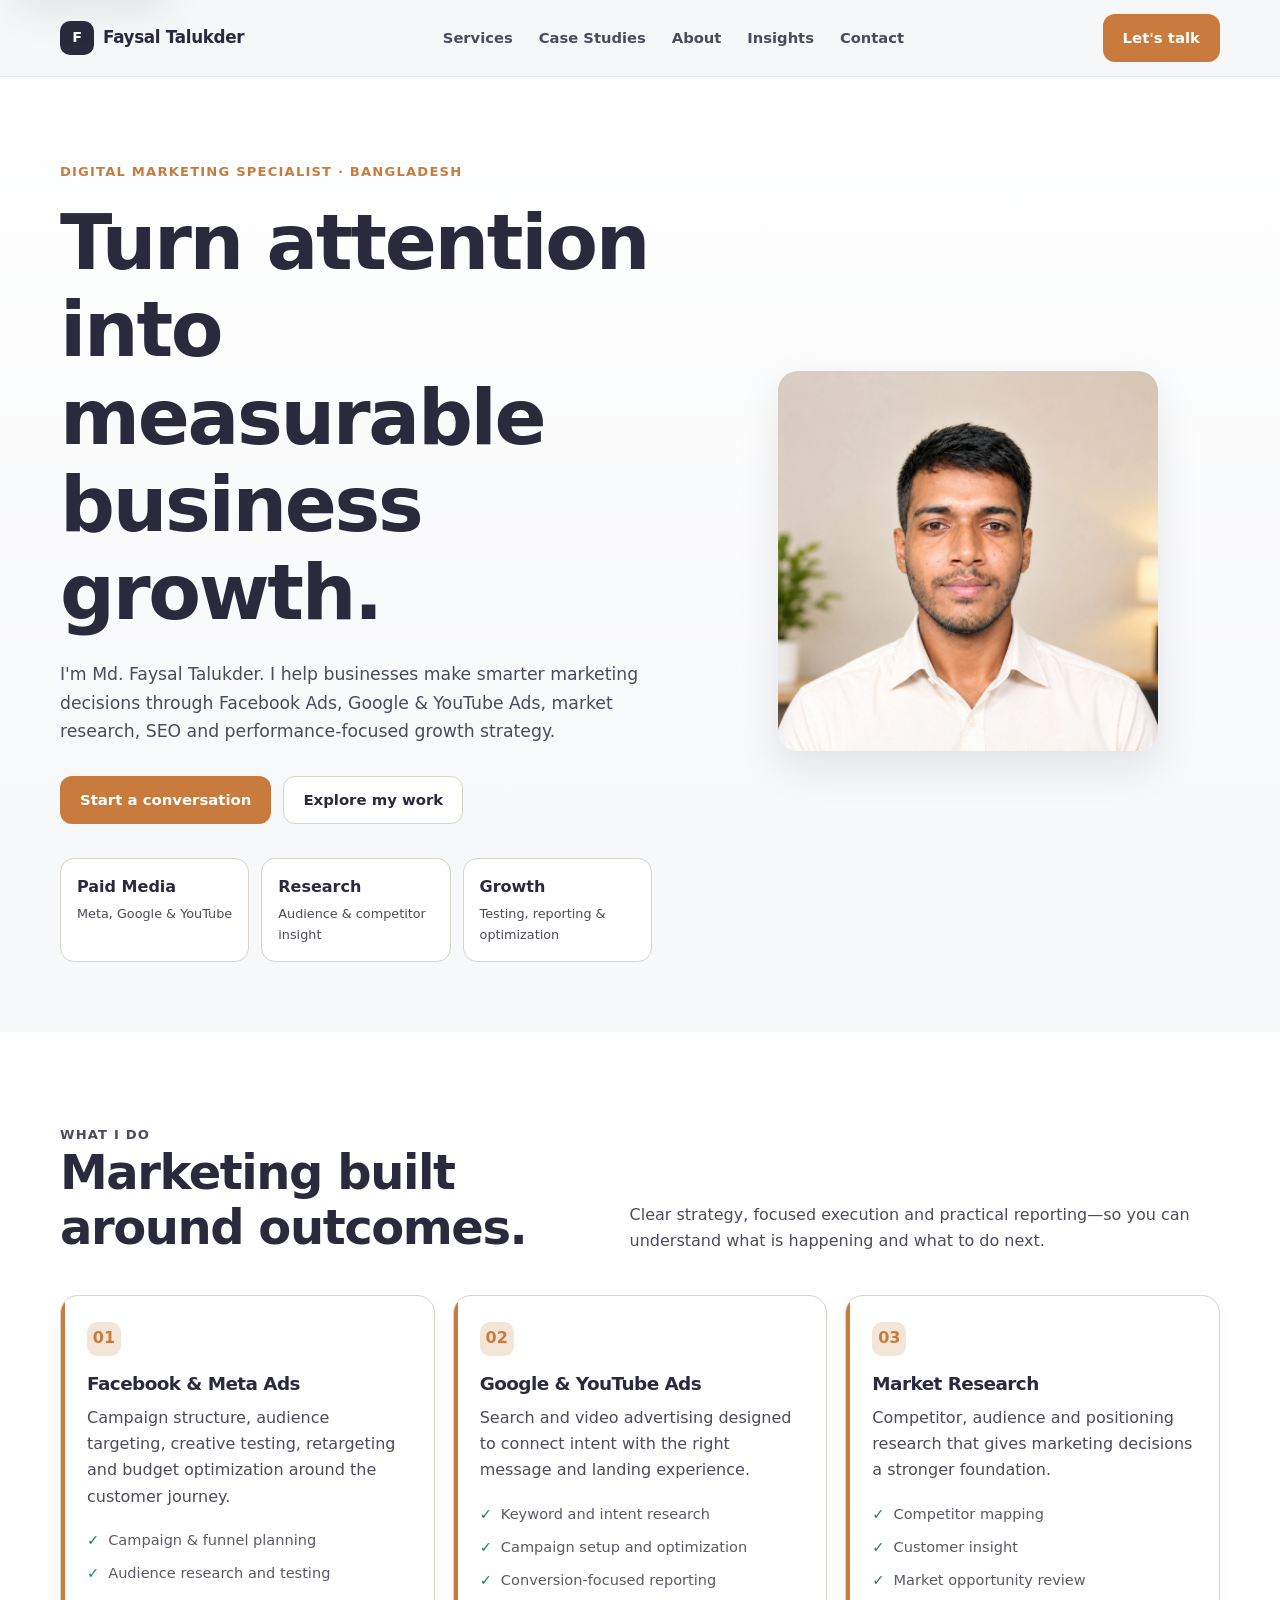
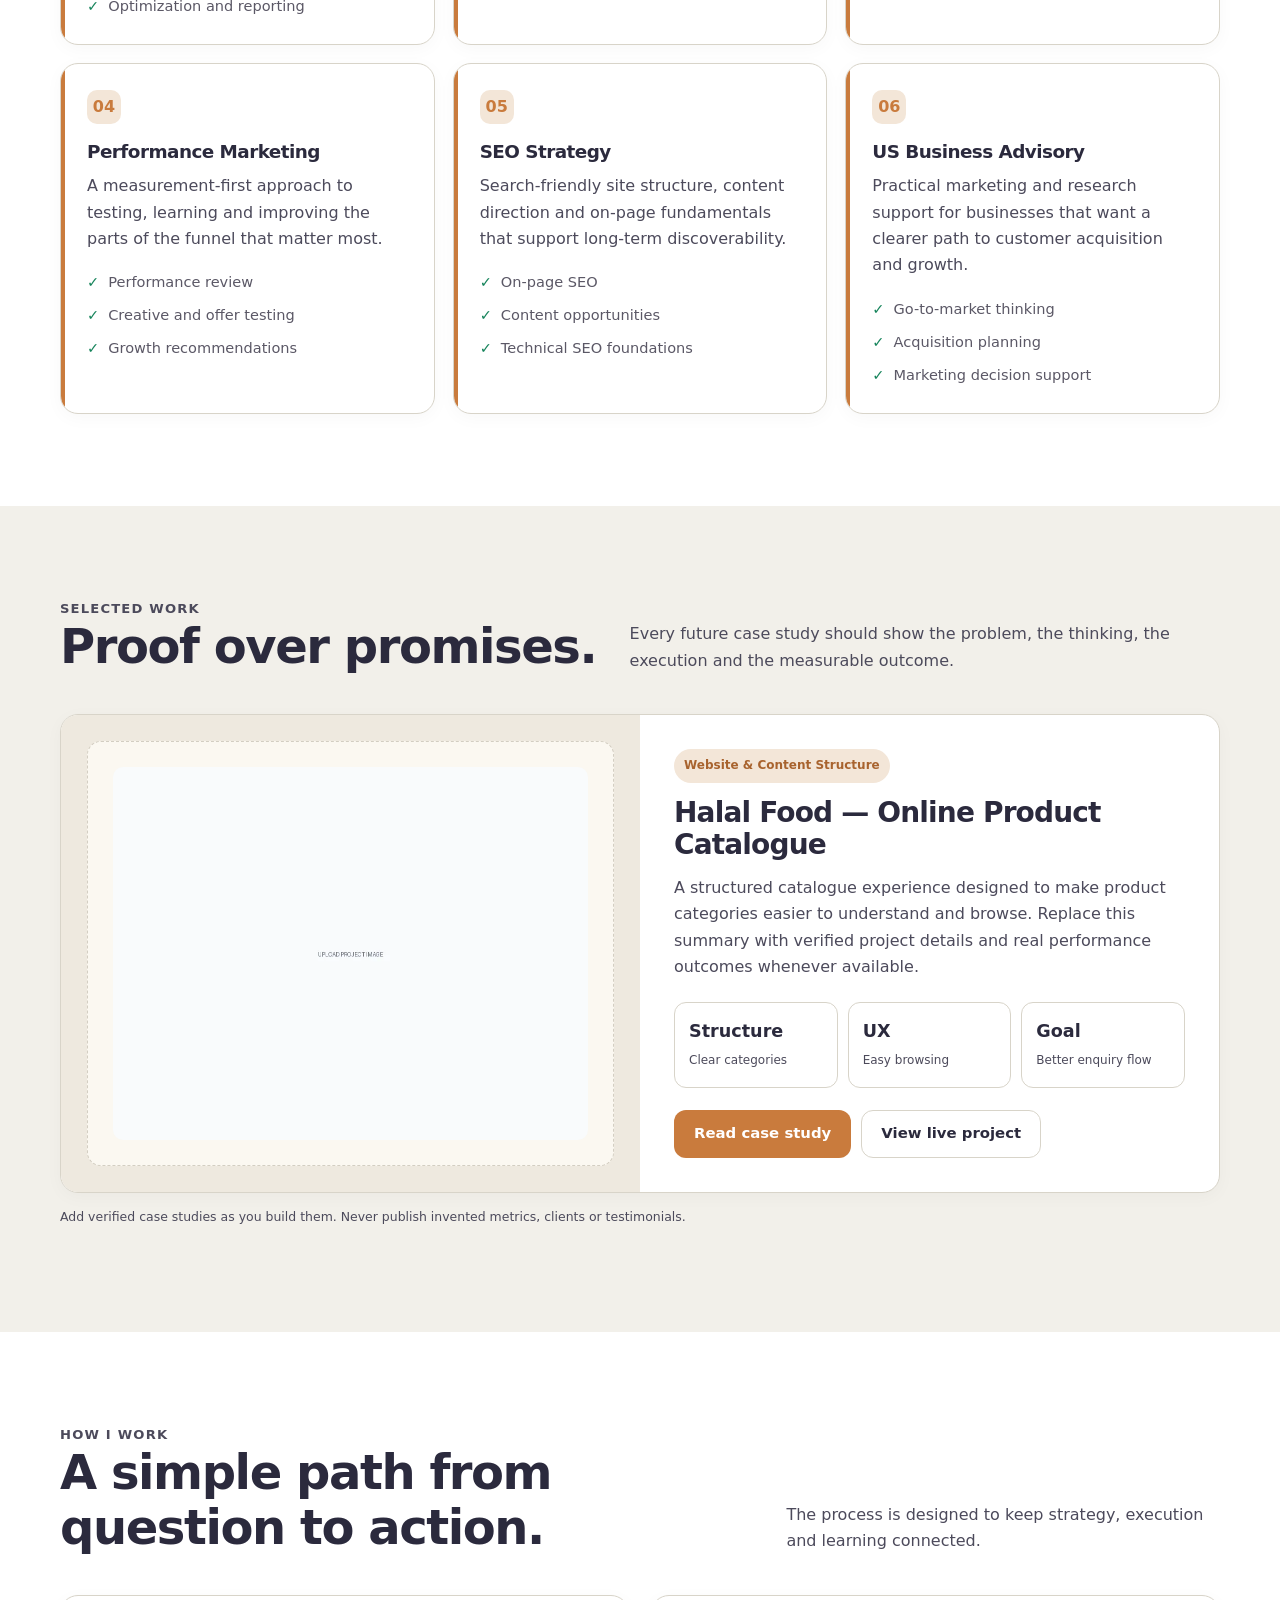
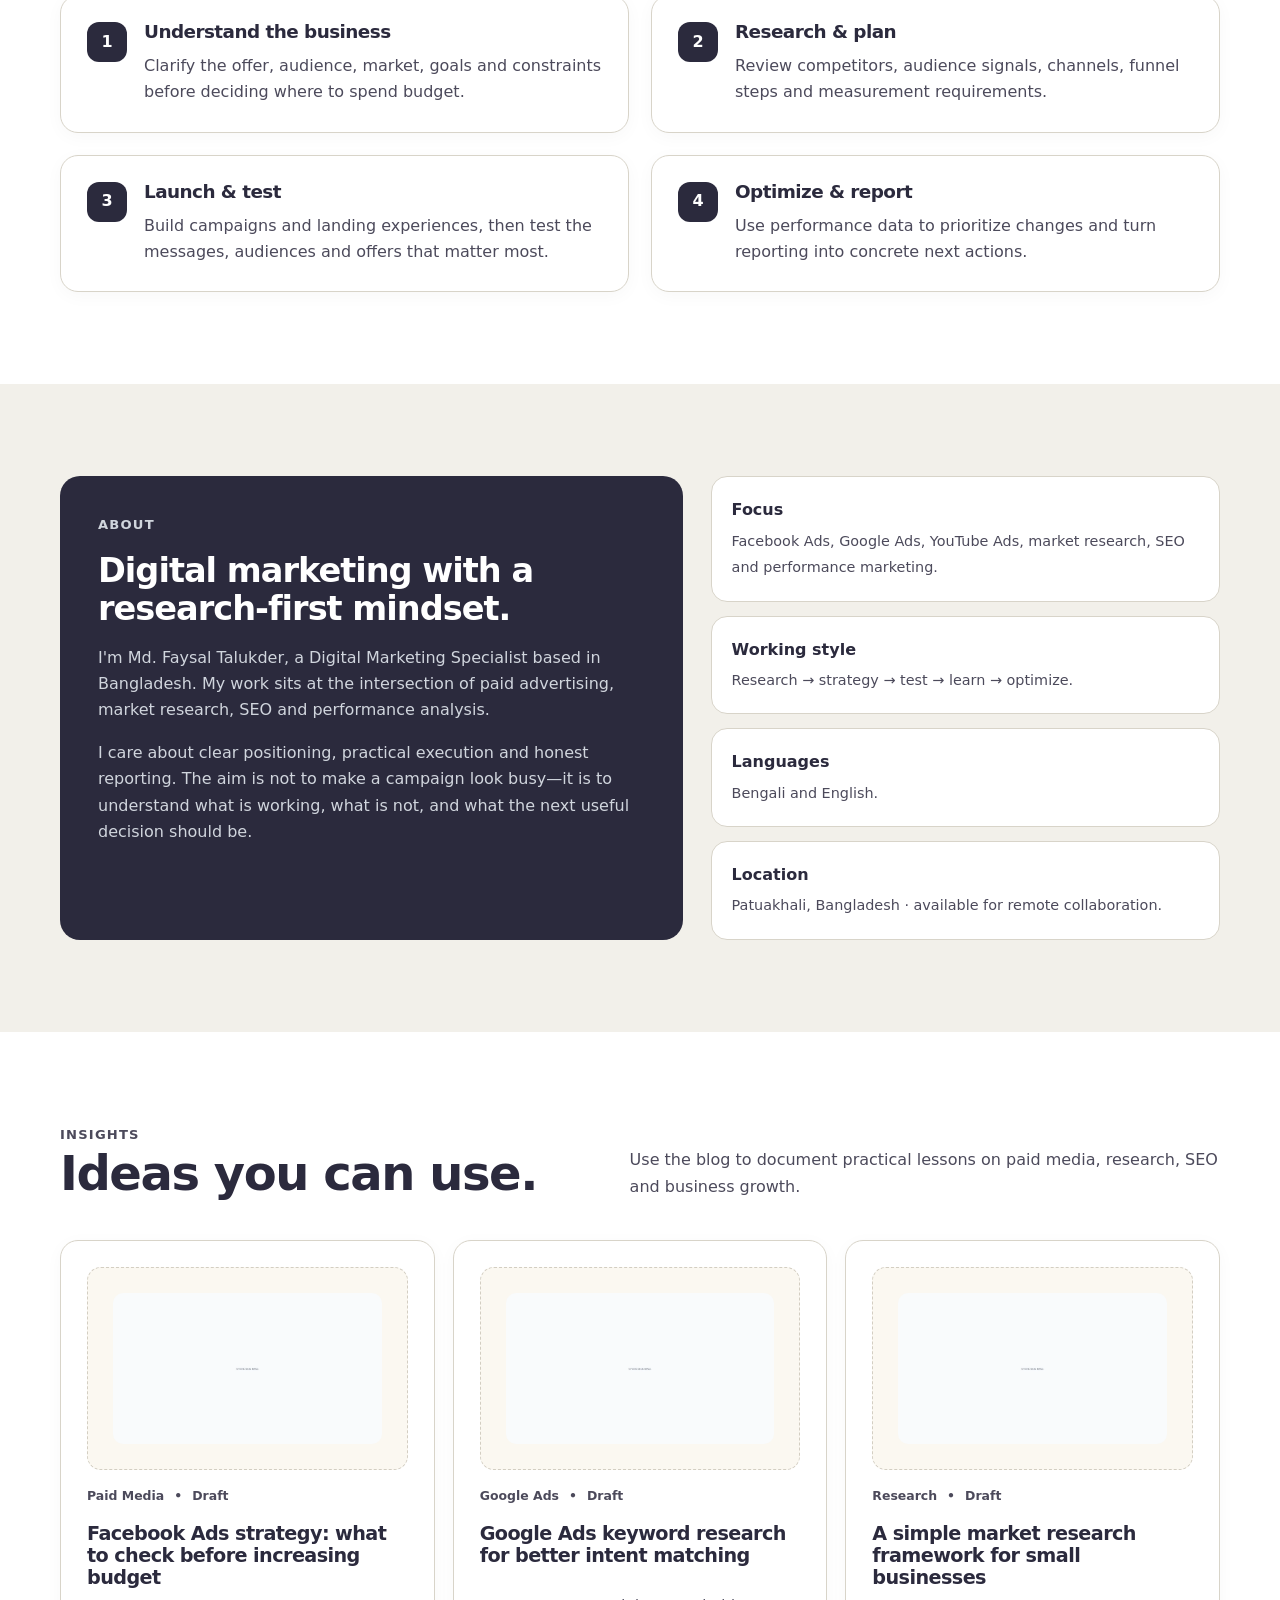
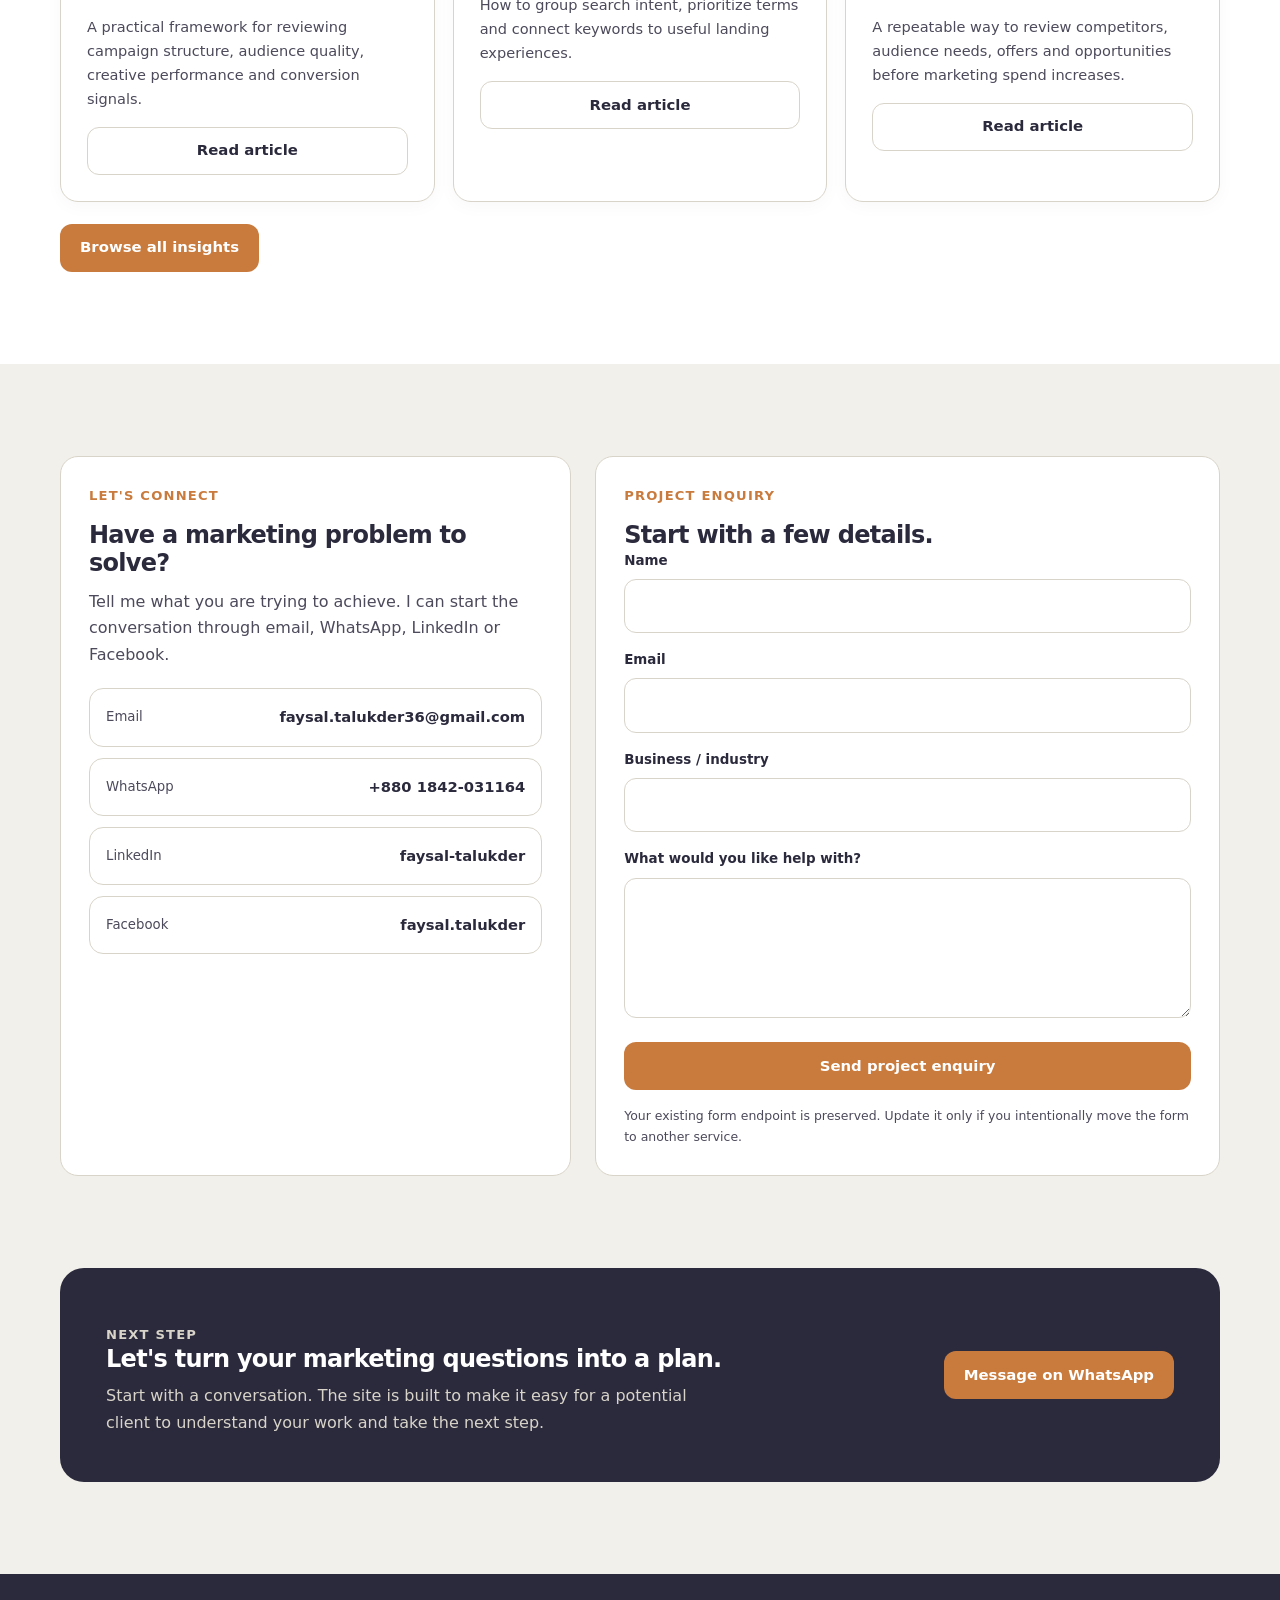
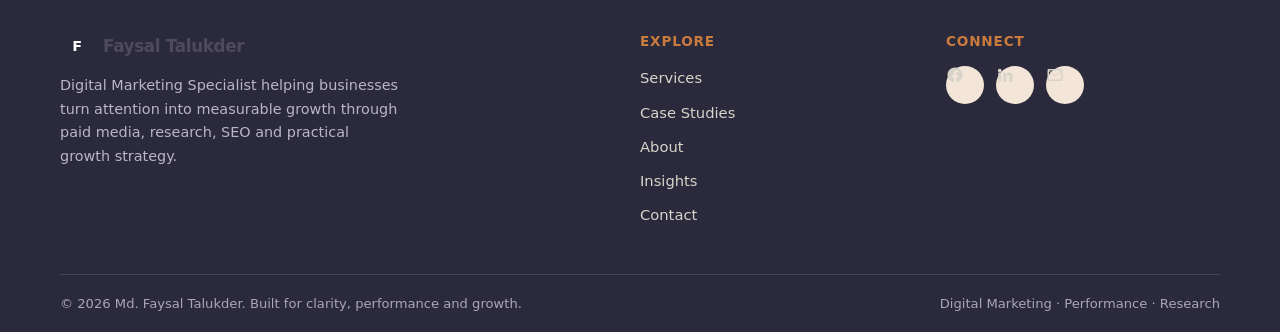
<file: index.html>
<!doctype html>
<html lang="en">
<head>
<meta charset="utf-8">
<meta name="viewport" content="width=device-width, initial-scale=1">
<meta name="description" content="Md. Faysal Talukder is a Digital Marketing Specialist focused on Facebook Ads, Google and YouTube Ads, market research, SEO and performance marketing.">
<meta name="robots" content="index,follow">
<meta property="og:type" content="website">
<meta property="og:title" content="Md. Faysal Talukder | Digital Marketing Specialist">
<meta property="og:description" content="Md. Faysal Talukder is a Digital Marketing Specialist focused on Facebook Ads, Google and YouTube Ads, market research, SEO and performance marketing.">
<meta property="og:image" content="assets/images/personal/social-share-placeholder.svg">
<meta name="twitter:card" content="summary_large_image">
<link rel="canonical" href="https://YOUR-DOMAIN.com/">
<title>Md. Faysal Talukder | Digital Marketing Specialist</title>
<link rel="icon" href="assets/icons/favicon.svg" type="image/svg+xml">
<link rel="stylesheet" href="style.css">

<script type="application/ld+json">
{"@context":"https://schema.org","@type":"Person","name":"Md. Faysal Talukder","jobTitle":"Digital Marketing Specialist","address":{"@type":"PostalAddress","addressLocality":"Patuakhali","addressCountry":"BD"},"sameAs":["https://www.linkedin.com/in/faysaldigital/","https://www.facebook.com/faysaldigital.me/directory_links"],"url":"https://YOUR-DOMAIN.com/"}
</script>
<style>.accent-eyebrow{color:var(--brand)!important}</style>
</head>
<body>
<a class="skip-link" href="#main-content">Skip to content</a>

<header class="site-header">
  <div class="container header-inner">
    <a class="brand" href="index.html" aria-label="Md. Faysal Talukder home"><span class="brand-mark">F</span><span>Faysal Talukder</span></a>
    <nav class="nav" aria-label="Primary navigation">
      <a href="index.html#services">Services</a>
      <a href="index.html#work">Case Studies</a>
      <a href="index.html#about">About</a>
      <a href="blog/index.html">Insights</a>
      <a href="index.html#contact">Contact</a>
    </nav>
    <div class="header-actions"><a class="btn btn-primary desktop-cta" href="https://wa.me/8801842031164" target="_blank" rel="noopener noreferrer">Let's talk</a><button class="menu-button" type="button" aria-expanded="false" aria-controls="mobile-nav" data-menu-button aria-label="Open navigation menu"></button></div>
  </div>
  <nav id="mobile-nav" class="mobile-nav" aria-label="Mobile navigation" data-mobile-nav>
    <a href="index.html#services">Services</a><a href="index.html#work">Case Studies</a><a href="index.html#about">About</a><a href="blog/index.html">Insights</a><a href="index.html#contact">Contact</a>
  </nav>
</header>

<main id="main-content">
<section class="hero">
  <div class="container hero-grid">
    <div>
      <p class="eyebrow">Digital Marketing Specialist · Bangladesh</p>
      <h1>Turn attention into measurable business growth.</h1>
      <p class="hero-lead">I'm Md. Faysal Talukder. I help businesses make smarter marketing decisions through Facebook Ads, Google &amp; YouTube Ads, market research, SEO and performance-focused growth strategy.</p>
      <div class="hero-actions">
        <a class="btn btn-primary" href="#contact">Start a conversation</a>
        <a class="btn btn-secondary" href="#work">Explore my work</a>
      </div>
      <div class="proof-row" aria-label="Core capabilities">
        <div class="proof"><strong>Paid Media</strong><span>Meta, Google &amp; YouTube</span></div>
        <div class="proof"><strong>Research</strong><span>Audience &amp; competitor insight</span></div>
        <div class="proof"><strong>Growth</strong><span>Testing, reporting &amp; optimization</span></div>
      </div>
    </div>
    <div class="hero-visual" aria-label="Profile image area">
      <div class="profile-shell">
        <div class="profile-placeholder">
          <img src="assets/images/personal/profile-photo.webp" alt="Md. Faysal Talukder, Digital Marketing Specialist" onerror="this.onerror=null;this.src='assets/images/personal/profile-photo-placeholder.svg'">
        </div>
      </div>
    </div>
  </div>
</section>

<section class="section section-alt" id="services">
  <div class="container">
    <div class="section-heading"><div><p class="eyebrow">What I do</p><h2>Marketing built around outcomes.</h2></div><p>Clear strategy, focused execution and practical reporting—so you can understand what is happening and what to do next.</p></div>
    <div class="grid-3">
      <article class="card service-card"><div class="service-meta"><span class="service-number">01</span></div><h3>Facebook &amp; Meta Ads</h3><p>Campaign structure, audience targeting, creative testing, retargeting and budget optimization around the customer journey.</p><ul class="feature-list"><li>Campaign &amp; funnel planning</li><li>Audience research and testing</li><li>Optimization and reporting</li></ul></article>
      <article class="card service-card"><div class="service-meta"><span class="service-number">02</span></div><h3>Google &amp; YouTube Ads</h3><p>Search and video advertising designed to connect intent with the right message and landing experience.</p><ul class="feature-list"><li>Keyword and intent research</li><li>Campaign setup and optimization</li><li>Conversion-focused reporting</li></ul></article>
      <article class="card service-card"><div class="service-meta"><span class="service-number">03</span></div><h3>Market Research</h3><p>Competitor, audience and positioning research that gives marketing decisions a stronger foundation.</p><ul class="feature-list"><li>Competitor mapping</li><li>Customer insight</li><li>Market opportunity review</li></ul></article>
      <article class="card service-card"><div class="service-meta"><span class="service-number">04</span></div><h3>Performance Marketing</h3><p>A measurement-first approach to testing, learning and improving the parts of the funnel that matter most.</p><ul class="feature-list"><li>Performance review</li><li>Creative and offer testing</li><li>Growth recommendations</li></ul></article>
      <article class="card service-card"><div class="service-meta"><span class="service-number">05</span></div><h3>SEO Strategy</h3><p>Search-friendly site structure, content direction and on-page fundamentals that support long-term discoverability.</p><ul class="feature-list"><li>On-page SEO</li><li>Content opportunities</li><li>Technical SEO foundations</li></ul></article>
      <article class="card service-card"><div class="service-meta"><span class="service-number">06</span></div><h3>US Business Advisory</h3><p>Practical marketing and research support for businesses that want a clearer path to customer acquisition and growth.</p><ul class="feature-list"><li>Go-to-market thinking</li><li>Acquisition planning</li><li>Marketing decision support</li></ul></article>
    </div>
  </div>
</section>

<section class="section" id="work">
  <div class="container">
    <div class="section-heading"><div><p class="eyebrow">Selected work</p><h2>Proof over promises.</h2></div><p>Every future case study should show the problem, the thinking, the execution and the measurable outcome.</p></div>
    <article class="card case-card">
      <div class="case-media"><div class="image-slot"><img src="assets/images/projects/halal-food.webp" alt="Halal Food project screenshot" onerror="this.onerror=null;this.src='assets/images/projects/project-image-placeholder.svg'"></div></div>
      <div class="case-copy">
        <span class="badge">Website &amp; Content Structure</span>
        <h3 style="margin-top:14px;font-size:1.75rem">Halal Food — Online Product Catalogue</h3>
        <p style="margin-top:14px;color:var(--muted)">A structured catalogue experience designed to make product categories easier to understand and browse. Replace this summary with verified project details and real performance outcomes whenever available.</p>
        <div class="metrics"><div class="metric"><strong>Structure</strong><span>Clear categories</span></div><div class="metric"><strong>UX</strong><span>Easy browsing</span></div><div class="metric"><strong>Goal</strong><span>Better enquiry flow</span></div></div>
        <div style="display:flex;flex-wrap:wrap;gap:10px"><a class="btn btn-primary" href="case-studies/halal-food.html">Read case study</a><a class="btn btn-secondary" href="https://faysaltalukder36-arch.github.io/halal-food/" target="_blank" rel="noopener noreferrer">View live project</a></div>
      </div>
    </article>
    <p class="small-note" style="margin-top:14px">Add verified case studies as you build them. Never publish invented metrics, clients or testimonials.</p>
  </div>
</section>

<section class="section section-alt">
  <div class="container">
    <div class="section-heading"><div><p class="eyebrow">How I work</p><h2>A simple path from question to action.</h2></div><p>The process is designed to keep strategy, execution and learning connected.</p></div>
    <div class="grid-2 process">
      <article class="card process-card"><div><h3>Understand the business</h3><p>Clarify the offer, audience, market, goals and constraints before deciding where to spend budget.</p></div></article>
      <article class="card process-card"><div><h3>Research &amp; plan</h3><p>Review competitors, audience signals, channels, funnel steps and measurement requirements.</p></div></article>
      <article class="card process-card"><div><h3>Launch &amp; test</h3><p>Build campaigns and landing experiences, then test the messages, audiences and offers that matter most.</p></div></article>
      <article class="card process-card"><div><h3>Optimize &amp; report</h3><p>Use performance data to prioritize changes and turn reporting into concrete next actions.</p></div></article>
    </div>
  </div>
</section>

<section class="section" id="about">
  <div class="container about-panel">
    <div class="about-copy">
      <p class="eyebrow" class="eyebrow accent-eyebrow">About</p>
      <h2>Digital marketing with a research-first mindset.</h2>
      <p>I'm Md. Faysal Talukder, a Digital Marketing Specialist based in Bangladesh. My work sits at the intersection of paid advertising, market research, SEO and performance analysis.</p>
      <p>I care about clear positioning, practical execution and honest reporting. The aim is not to make a campaign look busy—it is to understand what is working, what is not, and what the next useful decision should be.</p>
    </div>
    <div class="about-side">
      <div class="info-item"><strong>Focus</strong><span>Facebook Ads, Google Ads, YouTube Ads, market research, SEO and performance marketing.</span></div>
      <div class="info-item"><strong>Working style</strong><span>Research → strategy → test → learn → optimize.</span></div>
      <div class="info-item"><strong>Languages</strong><span>Bengali and English.</span></div>
      <div class="info-item"><strong>Location</strong><span>Patuakhali, Bangladesh · available for remote collaboration.</span></div>
    </div>
  </div>
</section>

<section class="section section-alt" id="insights">
  <div class="container">
    <div class="section-heading"><div><p class="eyebrow">Insights</p><h2>Ideas you can use.</h2></div><p>Use the blog to document practical lessons on paid media, research, SEO and business growth.</p></div>
    <div class="grid-3">
      <article class="card blog-card"><div class="blog-media"><div class="image-slot"><img src="assets/images/blog/facebook-ads-strategy.webp" alt="Facebook Ads strategy article cover" onerror="this.onerror=null;this.src='assets/images/blog/facebook-ads-strategy-image-placeholder.svg'"></div></div><div class="blog-meta"><span>Paid Media</span><span>•</span><span>Draft</span></div><h3>Facebook Ads strategy: what to check before increasing budget</h3><p>A practical framework for reviewing campaign structure, audience quality, creative performance and conversion signals.</p><a class="btn btn-secondary" href="blog/facebook-ads-strategy.html">Read article</a></article>
      <article class="card blog-card"><div class="blog-media"><div class="image-slot"><img src="assets/images/blog/google-ads-keyword-research.webp" alt="Google Ads keyword research article cover" onerror="this.onerror=null;this.src='assets/images/blog/google-ads-keyword-research-image-placeholder.svg'"></div></div><div class="blog-meta"><span>Google Ads</span><span>•</span><span>Draft</span></div><h3>Google Ads keyword research for better intent matching</h3><p>How to group search intent, prioritize terms and connect keywords to useful landing experiences.</p><a class="btn btn-secondary" href="blog/google-ads-keyword-research.html">Read article</a></article>
      <article class="card blog-card"><div class="blog-media"><div class="image-slot"><img src="assets/images/blog/market-research-framework.webp" alt="Market research framework article cover" onerror="this.onerror=null;this.src='assets/images/blog/market-research-framework-image-placeholder.svg'"></div></div><div class="blog-meta"><span>Research</span><span>•</span><span>Draft</span></div><h3>A simple market research framework for small businesses</h3><p>A repeatable way to review competitors, audience needs, offers and opportunities before marketing spend increases.</p><a class="btn btn-secondary" href="blog/market-research-framework.html">Read article</a></article>
    </div>
    <div style="margin-top:22px"><a class="btn btn-primary" href="blog/index.html">Browse all insights</a></div>
  </div>
</section>

<section class="section" id="contact">
  <div class="container contact-grid">
    <div class="contact-panel">
      <p class="eyebrow">Let's connect</p><h2>Have a marketing problem to solve?</h2>
      <p style="color:var(--muted);margin-top:12px">Tell me what you are trying to achieve. I can start the conversation through email, WhatsApp, LinkedIn or Facebook.</p>
      <div class="contact-links">
        <a class="contact-link" href="mailto:faysal.talukder36@gmail.com"><span><svg viewBox="0 0 24 24" aria-hidden="true"><path fill="currentColor" d="M2 5.5A1.5 1.5 0 0 1 3.5 4h17A1.5 1.5 0 0 1 22 5.5v13a1.5 1.5 0 0 1-1.5 1.5h-17A1.5 1.5 0 0 1 2 18.5v-13zm2.2.5 7.8 6.2 7.8-6.2H4.2zM20 7.3l-7.4 5.9a1 1 0 0 1-1.2 0L4 7.3V18h16V7.3z"/></svg>Email</span><strong>faysal.talukder36@gmail.com</strong></a>
        <a class="contact-link" href="https://wa.me/8801842031164" target="_blank" rel="noopener noreferrer"><span>WhatsApp</span><strong>+880 1842-031164</strong></a>
        <a class="contact-link" href="https://www.linkedin.com/in/faysaldigital/" target="_blank" rel="noopener noreferrer"><span><svg viewBox="0 0 24 24" aria-hidden="true"><path fill="currentColor" d="M4.98 3.5a2.5 2.5 0 1 1 0 5.001 2.5 2.5 0 0 1 0-5.001zM3 9h4v12H3V9zm7 0h3.6v1.6h.05c.5-.95 1.75-1.95 3.6-1.95 3.85 0 4.75 2.4 4.75 5.55V21h-4v-6c0-1.45-.03-3.3-2-3.3-2 0-2.3 1.55-2.3 3.2V21h-4V9z"/></svg>LinkedIn</span><strong>faysal-talukder</strong></a>
        <a class="contact-link" href="https://www.facebook.com/faysaldigital.me/directory_links" target="_blank" rel="noopener noreferrer"><span><svg viewBox="0 0 24 24" aria-hidden="true"><path fill="currentColor" d="M22 12.06C22 6.5 17.52 2 12 2S2 6.5 2 12.06c0 5.02 3.66 9.19 8.44 9.94v-7.03H7.9v-2.91h2.54V9.85c0-2.5 1.49-3.89 3.77-3.89 1.09 0 2.23.2 2.23.2v2.46h-1.26c-1.24 0-1.63.77-1.63 1.56v1.88h2.78l-.44 2.91h-2.34V22c4.78-.75 8.44-4.92 8.44-9.94z"/></svg>Facebook</span><strong>faysal.talukder</strong></a>
      </div>
    </div>
    <div class="contact-panel">
      <p class="eyebrow">Project enquiry</p><h2>Start with a few details.</h2>
      <form class="form" action="https://formspree.io/f/xyeydlrj" method="POST">
        <div class="field"><label for="name">Name</label><input id="name" name="name" required autocomplete="name"></div>
        <div class="field"><label for="email">Email</label><input id="email" name="email" type="email" required autocomplete="email"></div>
        <div class="field"><label for="business">Business / industry</label><input id="business" name="business" autocomplete="organization"></div>
        <div class="field"><label for="goal">What would you like help with?</label><textarea id="goal" name="message" required></textarea></div>
        <input type="hidden" name="_subject" value="New project enquiry — Faysal Digital portfolio">
        <button class="btn btn-primary" type="submit">Send project enquiry</button>
        <p class="form-note">Your existing form endpoint is preserved. Update it only if you intentionally move the form to another service.</p>
      </form>
    </div>
  </div>
</section>

<section class="section" style="padding-top:0">
  <div class="container">
    <div class="cta"><div class="cta-inner"><div><p class="eyebrow" class="eyebrow accent-eyebrow">Next step</p><h2>Let's turn your marketing questions into a plan.</h2><p>Start with a conversation. The site is built to make it easy for a potential client to understand your work and take the next step.</p></div><a class="btn btn-primary" href="https://wa.me/8801842031164" target="_blank" rel="noopener noreferrer">Message on WhatsApp</a></div></div>
  </div>
</section>
</main>

<footer class="footer">
  <div class="container footer-inner">
    <div class="footer-col footer-brand">
      <div class="brand"><span class="brand-mark">F</span><span>Faysal Talukder</span></div>
      <p>Digital Marketing Specialist helping businesses turn attention into measurable growth through paid media, research, SEO and practical growth strategy.</p>
    </div>
    <div class="footer-col">
      <h4>Explore</h4>
      <a href="#services">Services</a>
      <a href="#work">Case Studies</a>
      <a href="#about">About</a>
      <a href="blog/index.html">Insights</a>
      <a href="#contact">Contact</a>
    </div>
    <div class="footer-col">
      <h4>Connect</h4>
      <div class="footer-social">
        <a href="https://www.facebook.com/faysaldigital.me/directory_links" target="_blank" rel="noopener noreferrer" aria-label="Facebook"><svg viewBox="0 0 24 24" aria-hidden="true"><path fill="currentColor" d="M22 12.06C22 6.5 17.52 2 12 2S2 6.5 2 12.06c0 5.02 3.66 9.19 8.44 9.94v-7.03H7.9v-2.91h2.54V9.85c0-2.5 1.49-3.89 3.77-3.89 1.09 0 2.23.2 2.23.2v2.46h-1.26c-1.24 0-1.63.77-1.63 1.56v1.88h2.78l-.44 2.91h-2.34V22c4.78-.75 8.44-4.92 8.44-9.94z"/></svg></a>
        <a href="https://www.linkedin.com/in/faysaldigital/" target="_blank" rel="noopener noreferrer" aria-label="LinkedIn"><svg viewBox="0 0 24 24" aria-hidden="true"><path fill="currentColor" d="M4.98 3.5a2.5 2.5 0 1 1 0 5.001 2.5 2.5 0 0 1 0-5.001zM3 9h4v12H3V9zm7 0h3.6v1.6h.05c.5-.95 1.75-1.95 3.6-1.95 3.85 0 4.75 2.4 4.75 5.55V21h-4v-6c0-1.45-.03-3.3-2-3.3-2 0-2.3 1.55-2.3 3.2V21h-4V9z"/></svg></a>
        <a href="mailto:faysal.talukder36@gmail.com" aria-label="Email"><svg viewBox="0 0 24 24" aria-hidden="true"><path fill="currentColor" d="M2 5.5A1.5 1.5 0 0 1 3.5 4h17A1.5 1.5 0 0 1 22 5.5v13a1.5 1.5 0 0 1-1.5 1.5h-17A1.5 1.5 0 0 1 2 18.5v-13zm2.2.5 7.8 6.2 7.8-6.2H4.2zM20 7.3l-7.4 5.9a1 1 0 0 1-1.2 0L4 7.3V18h16V7.3z"/></svg></a>
      </div>
    </div>
  </div>
  <div class="container footer-bottom">
    <span>© <span data-year>2026</span> Md. Faysal Talukder. Built for clarity, performance and growth.</span>
    <span class="footer-muted">Digital Marketing · Performance · Research</span>
  </div>
</footer>
<script src="script.js" defer></script>

</body>
</html>
</file>
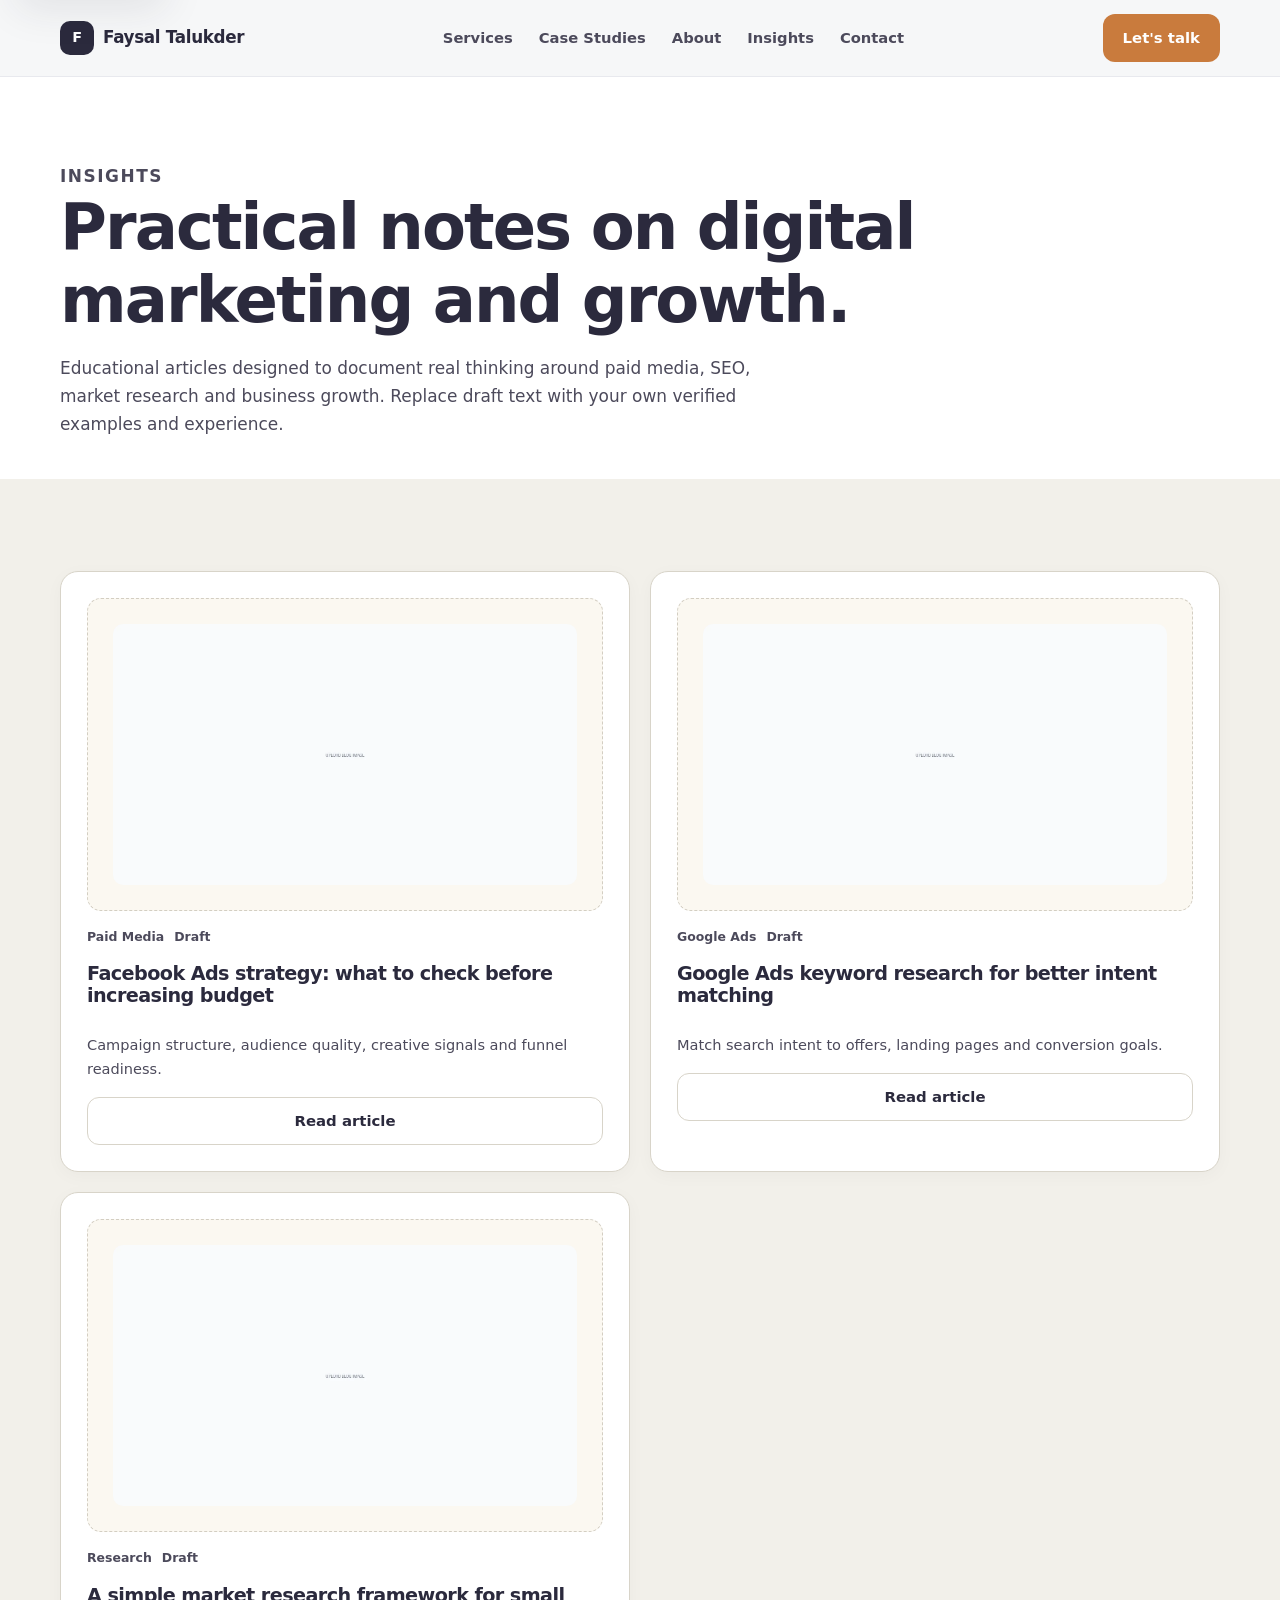
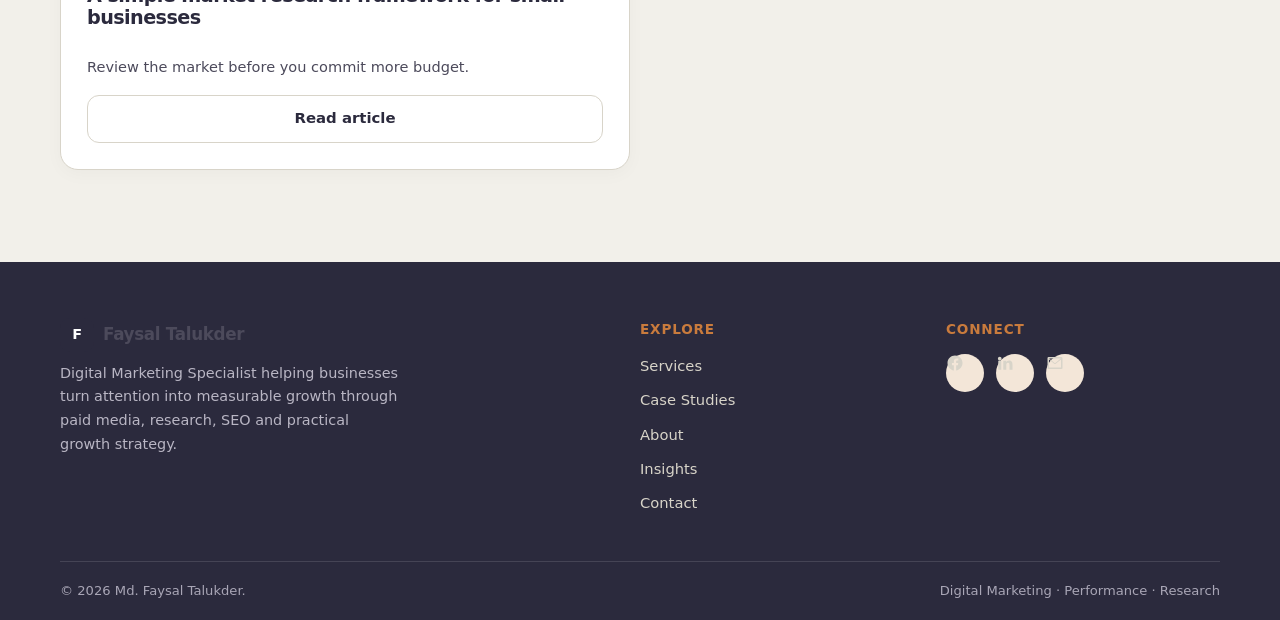
<file: blog/index.html>
<!doctype html>
<html lang="en">
<head>
<meta charset="utf-8">
<meta name="viewport" content="width=device-width, initial-scale=1">
<meta name="description" content="Articles on Facebook Ads, Google Ads, market research, SEO and performance marketing by Md. Faysal Talukder.">
<meta name="robots" content="index,follow">
<meta property="og:type" content="website">
<meta property="og:title" content="Digital Marketing Insights | Md. Faysal Talukder">
<meta property="og:description" content="Articles on Facebook Ads, Google Ads, market research, SEO and performance marketing by Md. Faysal Talukder.">
<meta property="og:image" content="assets/images/personal/social-share-placeholder.svg">
<meta name="twitter:card" content="summary_large_image">
<link rel="canonical" href="https://YOUR-DOMAIN.com/blog/">
<title>Digital Marketing Insights | Md. Faysal Talukder</title>
<link rel="stylesheet" href="../style.css">

<style>.accent-eyebrow{color:var(--brand)!important}</style>
</head>
<body>
<a class="skip-link" href="#main-content">Skip to content</a>

<header class="site-header">
  <div class="container header-inner">
    <a class="brand" href="../index.html" aria-label="Md. Faysal Talukder home"><span class="brand-mark">F</span><span>Faysal Talukder</span></a>
    <nav class="nav" aria-label="Primary navigation">
      <a href="../index.html#services">Services</a>
      <a href="../index.html#work">Case Studies</a>
      <a href="../index.html#about">About</a>
      <a href="../blog/index.html">Insights</a>
      <a href="../index.html#contact">Contact</a>
    </nav>
    <div class="header-actions"><a class="btn btn-primary desktop-cta" href="https://wa.me/8801842031164" target="_blank" rel="noopener noreferrer">Let's talk</a><button class="menu-button" type="button" aria-expanded="false" aria-controls="mobile-nav" data-menu-button aria-label="Open navigation menu"></button></div>
  </div>
  <nav id="mobile-nav" class="mobile-nav" aria-label="Mobile navigation" data-mobile-nav>
    <a href="../index.html#services">Services</a><a href="../index.html#work">Case Studies</a><a href="../index.html#about">About</a><a href="../blog/index.html">Insights</a><a href="../index.html#contact">Contact</a>
  </nav>
</header>

<main id="main-content">
<section class="page-hero"><div class="container"><p class="eyebrow">Insights</p><h1>Practical notes on digital marketing and growth.</h1><p>Educational articles designed to document real thinking around paid media, SEO, market research and business growth. Replace draft text with your own verified examples and experience.</p></div></section>
<section class="section"><div class="container"><div class="post-grid">
  <article class="card blog-card"><div class="blog-media"><div class="image-slot"><img src="../assets/images/blog/facebook-ads-strategy.webp" alt="Facebook Ads strategy article cover" onerror="this.onerror=null;this.src='../assets/images/blog/facebook-ads-strategy-image-placeholder.svg'"></div></div><div class="blog-meta"><span>Paid Media</span><span>Draft</span></div><h3>Facebook Ads strategy: what to check before increasing budget</h3><p>Campaign structure, audience quality, creative signals and funnel readiness.</p><a class="btn btn-secondary" href="facebook-ads-strategy.html">Read article</a></article>
  <article class="card blog-card"><div class="blog-media"><div class="image-slot"><img src="../assets/images/blog/google-ads-keyword-research.webp" alt="Google Ads keyword research article cover" onerror="this.onerror=null;this.src='../assets/images/blog/google-ads-keyword-research-image-placeholder.svg'"></div></div><div class="blog-meta"><span>Google Ads</span><span>Draft</span></div><h3>Google Ads keyword research for better intent matching</h3><p>Match search intent to offers, landing pages and conversion goals.</p><a class="btn btn-secondary" href="google-ads-keyword-research.html">Read article</a></article>
  <article class="card blog-card"><div class="blog-media"><div class="image-slot"><img src="../assets/images/blog/market-research-framework.webp" alt="Market research framework article cover" onerror="this.onerror=null;this.src='../assets/images/blog/market-research-framework-image-placeholder.svg'"></div></div><div class="blog-meta"><span>Research</span><span>Draft</span></div><h3>A simple market research framework for small businesses</h3><p>Review the market before you commit more budget.</p><a class="btn btn-secondary" href="market-research-framework.html">Read article</a></article>
</div></div></section>
</main>

<footer class="footer">
  <div class="container footer-inner">
    <div class="footer-col footer-brand">
      <div class="brand"><span class="brand-mark">F</span><span>Faysal Talukder</span></div>
      <p>Digital Marketing Specialist helping businesses turn attention into measurable growth through paid media, research, SEO and practical growth strategy.</p>
    </div>
    <div class="footer-col">
      <h4>Explore</h4>
      <a href="../index.html#services">Services</a>
      <a href="../index.html#work">Case Studies</a>
      <a href="../index.html#about">About</a>
      <a href="../blog/index.html">Insights</a>
      <a href="../index.html#contact">Contact</a>
    </div>
    <div class="footer-col">
      <h4>Connect</h4>
      <div class="footer-social">
        <a href="https://www.facebook.com/faysaldigital.me/directory_links" target="_blank" rel="noopener noreferrer" aria-label="Facebook"><svg viewBox="0 0 24 24" aria-hidden="true"><path fill="currentColor" d="M22 12.06C22 6.5 17.52 2 12 2S2 6.5 2 12.06c0 5.02 3.66 9.19 8.44 9.94v-7.03H7.9v-2.91h2.54V9.85c0-2.5 1.49-3.89 3.77-3.89 1.09 0 2.23.2 2.23.2v2.46h-1.26c-1.24 0-1.63.77-1.63 1.56v1.88h2.78l-.44 2.91h-2.34V22c4.78-.75 8.44-4.92 8.44-9.94z"/></svg></a>
        <a href="https://www.linkedin.com/in/faysaldigital/" target="_blank" rel="noopener noreferrer" aria-label="LinkedIn"><svg viewBox="0 0 24 24" aria-hidden="true"><path fill="currentColor" d="M4.98 3.5a2.5 2.5 0 1 1 0 5.001 2.5 2.5 0 0 1 0-5.001zM3 9h4v12H3V9zm7 0h3.6v1.6h.05c.5-.95 1.75-1.95 3.6-1.95 3.85 0 4.75 2.4 4.75 5.55V21h-4v-6c0-1.45-.03-3.3-2-3.3-2 0-2.3 1.55-2.3 3.2V21h-4V9z"/></svg></a>
        <a href="mailto:faysal.talukder36@gmail.com" aria-label="Email"><svg viewBox="0 0 24 24" aria-hidden="true"><path fill="currentColor" d="M2 5.5A1.5 1.5 0 0 1 3.5 4h17A1.5 1.5 0 0 1 22 5.5v13a1.5 1.5 0 0 1-1.5 1.5h-17A1.5 1.5 0 0 1 2 18.5v-13zm2.2.5 7.8 6.2 7.8-6.2H4.2zM20 7.3l-7.4 5.9a1 1 0 0 1-1.2 0L4 7.3V18h16V7.3z"/></svg></a>
      </div>
    </div>
  </div>
  <div class="container footer-bottom"><span>© <span data-year>2026</span> Md. Faysal Talukder.</span><span class="footer-muted">Digital Marketing · Performance · Research</span></div>
</footer>
<script src="../script.js" defer></script>

</body>
</html>
</file>
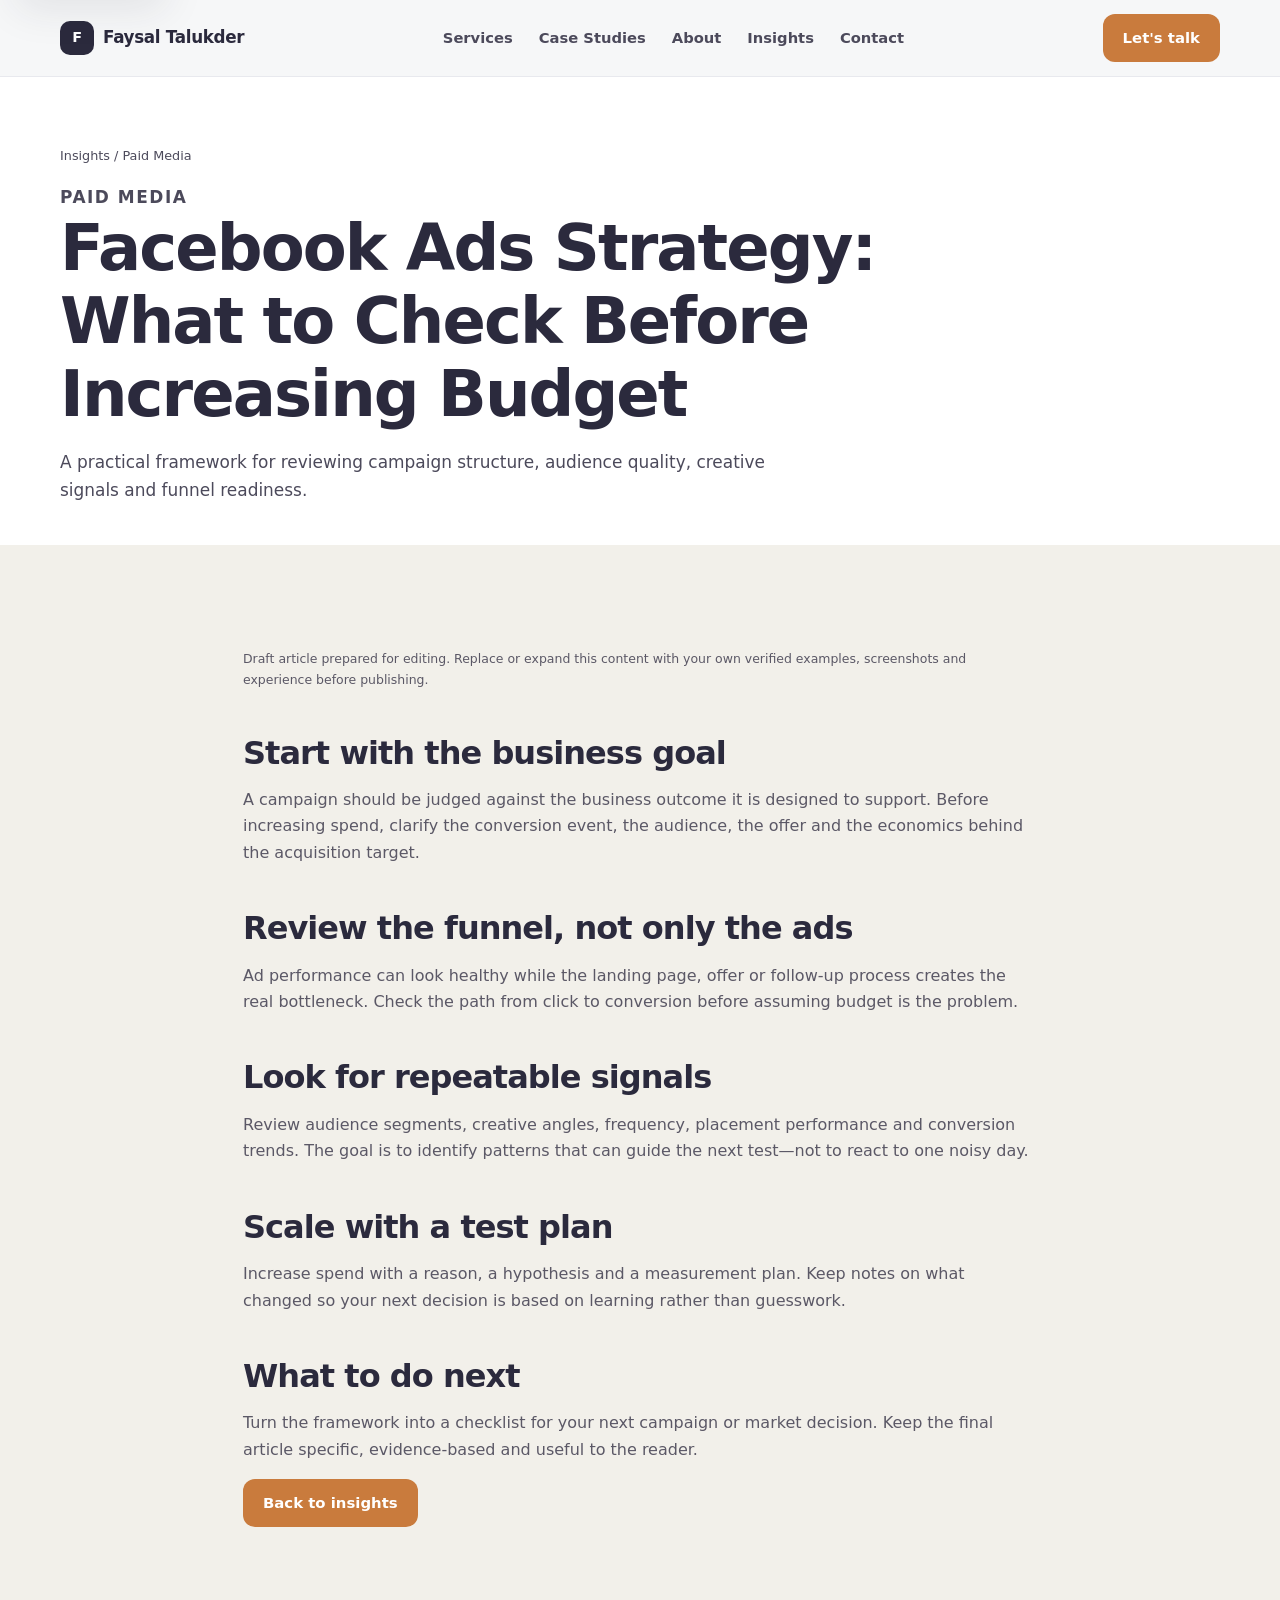
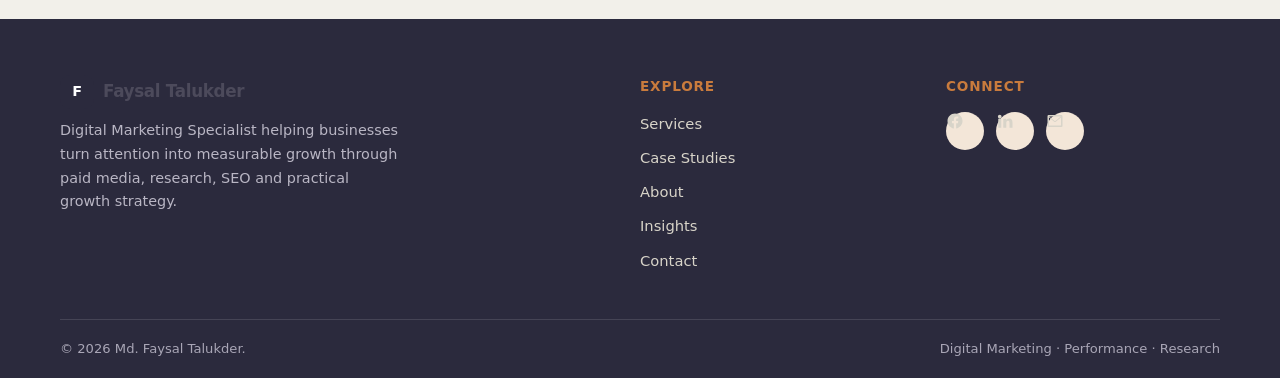
<file: blog/facebook-ads-strategy.html>
<!doctype html>
<html lang="en">
<head>
<meta charset="utf-8">
<meta name="viewport" content="width=device-width, initial-scale=1">
<meta name="description" content="A practical framework for reviewing campaign structure, audience quality, creative signals and funnel readiness.">
<meta name="robots" content="index,follow">
<meta property="og:type" content="website">
<meta property="og:title" content="Facebook Ads Strategy: What to Check Before Increasing Budget">
<meta property="og:description" content="A practical framework for reviewing campaign structure, audience quality, creative signals and funnel readiness.">
<meta property="og:image" content="assets/images/personal/social-share-placeholder.svg">
<meta name="twitter:card" content="summary_large_image">
<link rel="canonical" href="https://YOUR-DOMAIN.com/blog/facebook-ads-strategy.html">
<title>Facebook Ads Strategy: What to Check Before Increasing Budget</title>
<link rel="stylesheet" href="../style.css">

<style>.accent-eyebrow{color:var(--brand)!important}</style>
</head>
<body>
<a class="skip-link" href="#main-content">Skip to content</a>

<header class="site-header">
  <div class="container header-inner">
    <a class="brand" href="../index.html" aria-label="Md. Faysal Talukder home"><span class="brand-mark">F</span><span>Faysal Talukder</span></a>
    <nav class="nav" aria-label="Primary navigation">
      <a href="../index.html#services">Services</a>
      <a href="../index.html#work">Case Studies</a>
      <a href="../index.html#about">About</a>
      <a href="../blog/index.html">Insights</a>
      <a href="../index.html#contact">Contact</a>
    </nav>
    <div class="header-actions"><a class="btn btn-primary desktop-cta" href="https://wa.me/8801842031164" target="_blank" rel="noopener noreferrer">Let's talk</a><button class="menu-button" type="button" aria-expanded="false" aria-controls="mobile-nav" data-menu-button aria-label="Open navigation menu"></button></div>
  </div>
  <nav id="mobile-nav" class="mobile-nav" aria-label="Mobile navigation" data-mobile-nav>
    <a href="../index.html#services">Services</a><a href="../index.html#work">Case Studies</a><a href="../index.html#about">About</a><a href="../blog/index.html">Insights</a><a href="../index.html#contact">Contact</a>
  </nav>
</header>

<main id="main-content"><section class="page-hero"><div class="container"><div class="breadcrumbs"><a href="index.html">Insights</a> / Paid Media</div><p class="eyebrow">Paid Media</p><h1>Facebook Ads Strategy: What to Check Before Increasing Budget</h1><p>A practical framework for reviewing campaign structure, audience quality, creative signals and funnel readiness.</p></div></section><section class="section"><div class="container prose"><p class="small-note">Draft article prepared for editing. Replace or expand this content with your own verified examples, screenshots and experience before publishing.</p><h2>Start with the business goal</h2><p>A campaign should be judged against the business outcome it is designed to support. Before increasing spend, clarify the conversion event, the audience, the offer and the economics behind the acquisition target.</p><h2>Review the funnel, not only the ads</h2><p>Ad performance can look healthy while the landing page, offer or follow-up process creates the real bottleneck. Check the path from click to conversion before assuming budget is the problem.</p><h2>Look for repeatable signals</h2><p>Review audience segments, creative angles, frequency, placement performance and conversion trends. The goal is to identify patterns that can guide the next test—not to react to one noisy day.</p><h2>Scale with a test plan</h2><p>Increase spend with a reason, a hypothesis and a measurement plan. Keep notes on what changed so your next decision is based on learning rather than guesswork.</p><h2>What to do next</h2><p>Turn the framework into a checklist for your next campaign or market decision. Keep the final article specific, evidence-based and useful to the reader.</p><a class="btn btn-primary" href="index.html">Back to insights</a></div></section></main>

<footer class="footer">
  <div class="container footer-inner">
    <div class="footer-col footer-brand">
      <div class="brand"><span class="brand-mark">F</span><span>Faysal Talukder</span></div>
      <p>Digital Marketing Specialist helping businesses turn attention into measurable growth through paid media, research, SEO and practical growth strategy.</p>
    </div>
    <div class="footer-col">
      <h4>Explore</h4>
      <a href="../index.html#services">Services</a>
      <a href="../index.html#work">Case Studies</a>
      <a href="../index.html#about">About</a>
      <a href="../blog/index.html">Insights</a>
      <a href="../index.html#contact">Contact</a>
    </div>
    <div class="footer-col">
      <h4>Connect</h4>
      <div class="footer-social">
        <a href="https://www.facebook.com/faysaldigital.me/directory_links" target="_blank" rel="noopener noreferrer" aria-label="Facebook"><svg viewBox="0 0 24 24" aria-hidden="true"><path fill="currentColor" d="M22 12.06C22 6.5 17.52 2 12 2S2 6.5 2 12.06c0 5.02 3.66 9.19 8.44 9.94v-7.03H7.9v-2.91h2.54V9.85c0-2.5 1.49-3.89 3.77-3.89 1.09 0 2.23.2 2.23.2v2.46h-1.26c-1.24 0-1.63.77-1.63 1.56v1.88h2.78l-.44 2.91h-2.34V22c4.78-.75 8.44-4.92 8.44-9.94z"/></svg></a>
        <a href="https://www.linkedin.com/in/faysaldigital/" target="_blank" rel="noopener noreferrer" aria-label="LinkedIn"><svg viewBox="0 0 24 24" aria-hidden="true"><path fill="currentColor" d="M4.98 3.5a2.5 2.5 0 1 1 0 5.001 2.5 2.5 0 0 1 0-5.001zM3 9h4v12H3V9zm7 0h3.6v1.6h.05c.5-.95 1.75-1.95 3.6-1.95 3.85 0 4.75 2.4 4.75 5.55V21h-4v-6c0-1.45-.03-3.3-2-3.3-2 0-2.3 1.55-2.3 3.2V21h-4V9z"/></svg></a>
        <a href="mailto:faysal.talukder36@gmail.com" aria-label="Email"><svg viewBox="0 0 24 24" aria-hidden="true"><path fill="currentColor" d="M2 5.5A1.5 1.5 0 0 1 3.5 4h17A1.5 1.5 0 0 1 22 5.5v13a1.5 1.5 0 0 1-1.5 1.5h-17A1.5 1.5 0 0 1 2 18.5v-13zm2.2.5 7.8 6.2 7.8-6.2H4.2zM20 7.3l-7.4 5.9a1 1 0 0 1-1.2 0L4 7.3V18h16V7.3z"/></svg></a>
      </div>
    </div>
  </div>
  <div class="container footer-bottom"><span>© <span data-year>2026</span> Md. Faysal Talukder.</span><span class="footer-muted">Digital Marketing · Performance · Research</span></div>
</footer>
<script src="../script.js" defer></script>

</body>
</html>
</file>
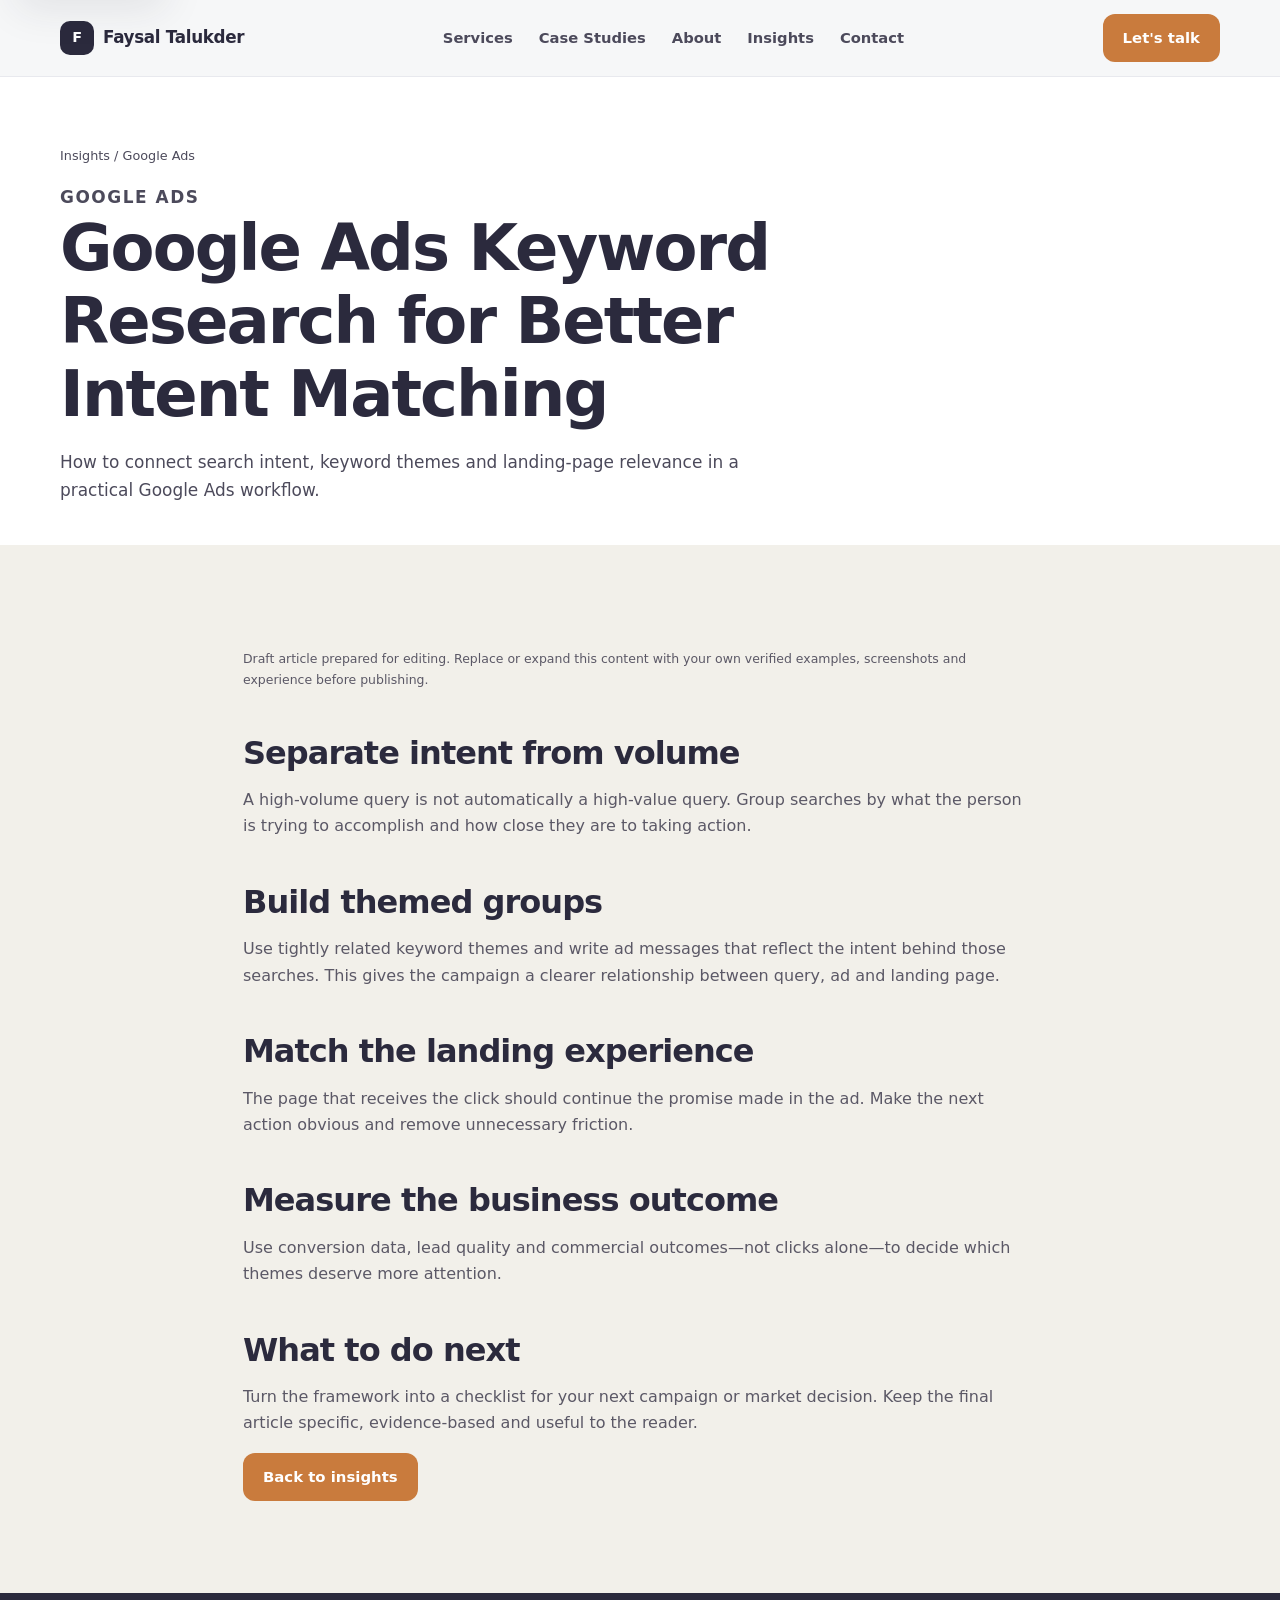
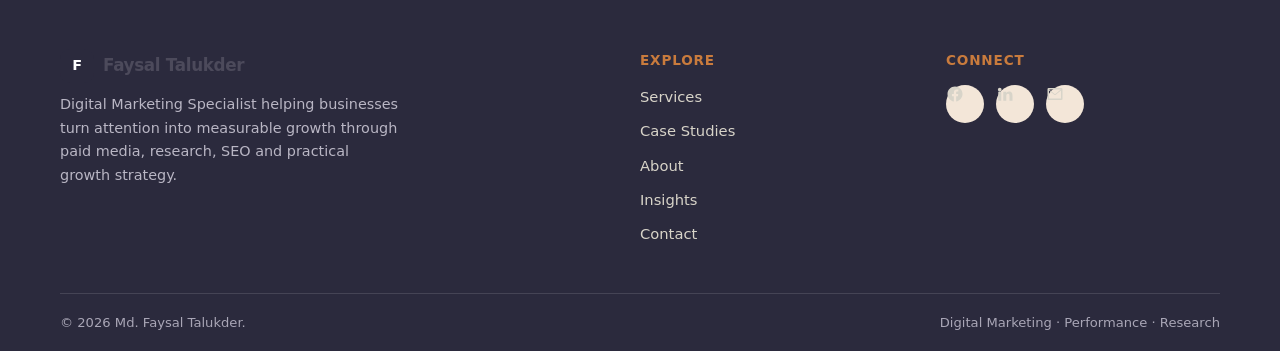
<file: blog/google-ads-keyword-research.html>
<!doctype html>
<html lang="en">
<head>
<meta charset="utf-8">
<meta name="viewport" content="width=device-width, initial-scale=1">
<meta name="description" content="How to connect search intent, keyword themes and landing-page relevance in a practical Google Ads workflow.">
<meta name="robots" content="index,follow">
<meta property="og:type" content="website">
<meta property="og:title" content="Google Ads Keyword Research for Better Intent Matching">
<meta property="og:description" content="How to connect search intent, keyword themes and landing-page relevance in a practical Google Ads workflow.">
<meta property="og:image" content="assets/images/personal/social-share-placeholder.svg">
<meta name="twitter:card" content="summary_large_image">
<link rel="canonical" href="https://YOUR-DOMAIN.com/blog/google-ads-keyword-research.html">
<title>Google Ads Keyword Research for Better Intent Matching</title>
<link rel="stylesheet" href="../style.css">

<style>.accent-eyebrow{color:var(--brand)!important}</style>
</head>
<body>
<a class="skip-link" href="#main-content">Skip to content</a>

<header class="site-header">
  <div class="container header-inner">
    <a class="brand" href="../index.html" aria-label="Md. Faysal Talukder home"><span class="brand-mark">F</span><span>Faysal Talukder</span></a>
    <nav class="nav" aria-label="Primary navigation">
      <a href="../index.html#services">Services</a>
      <a href="../index.html#work">Case Studies</a>
      <a href="../index.html#about">About</a>
      <a href="../blog/index.html">Insights</a>
      <a href="../index.html#contact">Contact</a>
    </nav>
    <div class="header-actions"><a class="btn btn-primary desktop-cta" href="https://wa.me/8801842031164" target="_blank" rel="noopener noreferrer">Let's talk</a><button class="menu-button" type="button" aria-expanded="false" aria-controls="mobile-nav" data-menu-button aria-label="Open navigation menu"></button></div>
  </div>
  <nav id="mobile-nav" class="mobile-nav" aria-label="Mobile navigation" data-mobile-nav>
    <a href="../index.html#services">Services</a><a href="../index.html#work">Case Studies</a><a href="../index.html#about">About</a><a href="../blog/index.html">Insights</a><a href="../index.html#contact">Contact</a>
  </nav>
</header>

<main id="main-content"><section class="page-hero"><div class="container"><div class="breadcrumbs"><a href="index.html">Insights</a> / Google Ads</div><p class="eyebrow">Google Ads</p><h1>Google Ads Keyword Research for Better Intent Matching</h1><p>How to connect search intent, keyword themes and landing-page relevance in a practical Google Ads workflow.</p></div></section><section class="section"><div class="container prose"><p class="small-note">Draft article prepared for editing. Replace or expand this content with your own verified examples, screenshots and experience before publishing.</p><h2>Separate intent from volume</h2><p>A high-volume query is not automatically a high-value query. Group searches by what the person is trying to accomplish and how close they are to taking action.</p><h2>Build themed groups</h2><p>Use tightly related keyword themes and write ad messages that reflect the intent behind those searches. This gives the campaign a clearer relationship between query, ad and landing page.</p><h2>Match the landing experience</h2><p>The page that receives the click should continue the promise made in the ad. Make the next action obvious and remove unnecessary friction.</p><h2>Measure the business outcome</h2><p>Use conversion data, lead quality and commercial outcomes—not clicks alone—to decide which themes deserve more attention.</p><h2>What to do next</h2><p>Turn the framework into a checklist for your next campaign or market decision. Keep the final article specific, evidence-based and useful to the reader.</p><a class="btn btn-primary" href="index.html">Back to insights</a></div></section></main>

<footer class="footer">
  <div class="container footer-inner">
    <div class="footer-col footer-brand">
      <div class="brand"><span class="brand-mark">F</span><span>Faysal Talukder</span></div>
      <p>Digital Marketing Specialist helping businesses turn attention into measurable growth through paid media, research, SEO and practical growth strategy.</p>
    </div>
    <div class="footer-col">
      <h4>Explore</h4>
      <a href="../index.html#services">Services</a>
      <a href="../index.html#work">Case Studies</a>
      <a href="../index.html#about">About</a>
      <a href="../blog/index.html">Insights</a>
      <a href="../index.html#contact">Contact</a>
    </div>
    <div class="footer-col">
      <h4>Connect</h4>
      <div class="footer-social">
        <a href="https://www.facebook.com/faysaldigital.me/directory_links" target="_blank" rel="noopener noreferrer" aria-label="Facebook"><svg viewBox="0 0 24 24" aria-hidden="true"><path fill="currentColor" d="M22 12.06C22 6.5 17.52 2 12 2S2 6.5 2 12.06c0 5.02 3.66 9.19 8.44 9.94v-7.03H7.9v-2.91h2.54V9.85c0-2.5 1.49-3.89 3.77-3.89 1.09 0 2.23.2 2.23.2v2.46h-1.26c-1.24 0-1.63.77-1.63 1.56v1.88h2.78l-.44 2.91h-2.34V22c4.78-.75 8.44-4.92 8.44-9.94z"/></svg></a>
        <a href="https://www.linkedin.com/in/faysaldigital/" target="_blank" rel="noopener noreferrer" aria-label="LinkedIn"><svg viewBox="0 0 24 24" aria-hidden="true"><path fill="currentColor" d="M4.98 3.5a2.5 2.5 0 1 1 0 5.001 2.5 2.5 0 0 1 0-5.001zM3 9h4v12H3V9zm7 0h3.6v1.6h.05c.5-.95 1.75-1.95 3.6-1.95 3.85 0 4.75 2.4 4.75 5.55V21h-4v-6c0-1.45-.03-3.3-2-3.3-2 0-2.3 1.55-2.3 3.2V21h-4V9z"/></svg></a>
        <a href="mailto:faysal.talukder36@gmail.com" aria-label="Email"><svg viewBox="0 0 24 24" aria-hidden="true"><path fill="currentColor" d="M2 5.5A1.5 1.5 0 0 1 3.5 4h17A1.5 1.5 0 0 1 22 5.5v13a1.5 1.5 0 0 1-1.5 1.5h-17A1.5 1.5 0 0 1 2 18.5v-13zm2.2.5 7.8 6.2 7.8-6.2H4.2zM20 7.3l-7.4 5.9a1 1 0 0 1-1.2 0L4 7.3V18h16V7.3z"/></svg></a>
      </div>
    </div>
  </div>
  <div class="container footer-bottom"><span>© <span data-year>2026</span> Md. Faysal Talukder.</span><span class="footer-muted">Digital Marketing · Performance · Research</span></div>
</footer>
<script src="../script.js" defer></script>

</body>
</html>
</file>
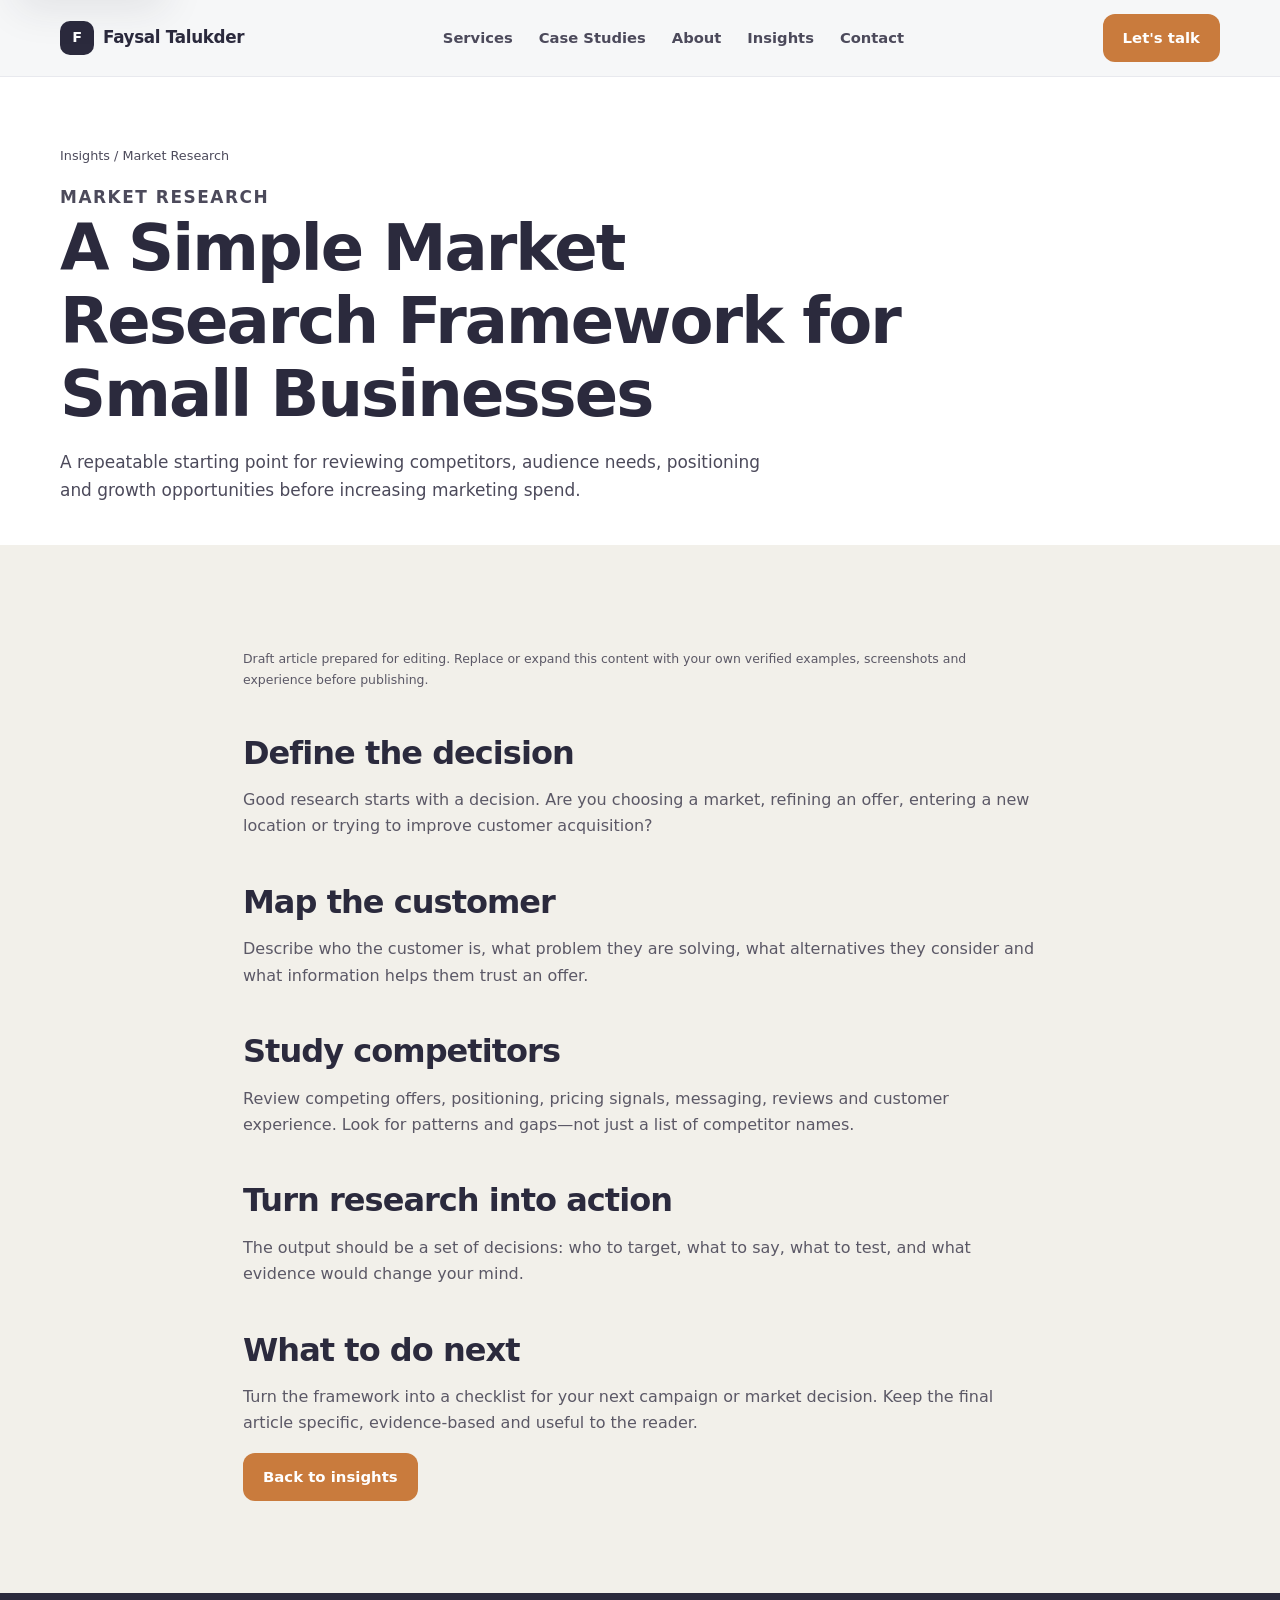
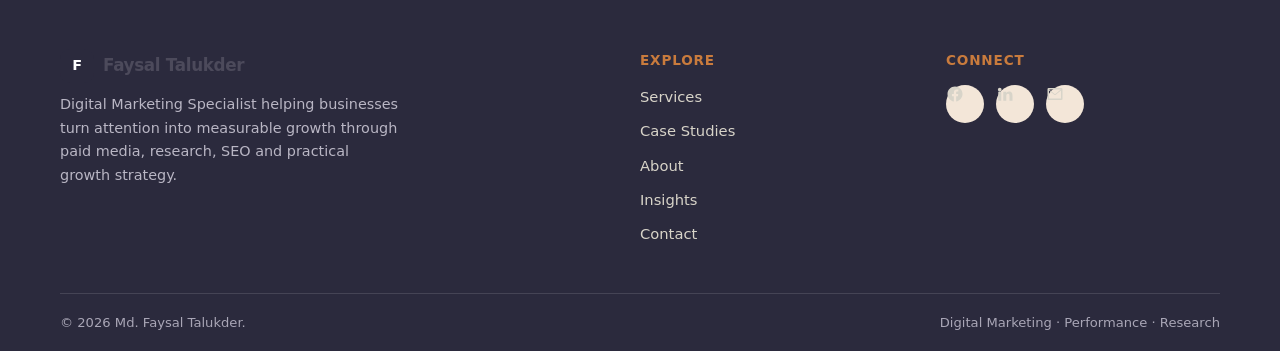
<file: blog/market-research-framework.html>
<!doctype html>
<html lang="en">
<head>
<meta charset="utf-8">
<meta name="viewport" content="width=device-width, initial-scale=1">
<meta name="description" content="A repeatable starting point for reviewing competitors, audience needs, positioning and growth opportunities before increasing marketing spend.">
<meta name="robots" content="index,follow">
<meta property="og:type" content="website">
<meta property="og:title" content="A Simple Market Research Framework for Small Businesses">
<meta property="og:description" content="A repeatable starting point for reviewing competitors, audience needs, positioning and growth opportunities before increasing marketing spend.">
<meta property="og:image" content="assets/images/personal/social-share-placeholder.svg">
<meta name="twitter:card" content="summary_large_image">
<link rel="canonical" href="https://YOUR-DOMAIN.com/blog/market-research-framework.html">
<title>A Simple Market Research Framework for Small Businesses</title>
<link rel="stylesheet" href="../style.css">

<style>.accent-eyebrow{color:var(--brand)!important}</style>
</head>
<body>
<a class="skip-link" href="#main-content">Skip to content</a>

<header class="site-header">
  <div class="container header-inner">
    <a class="brand" href="../index.html" aria-label="Md. Faysal Talukder home"><span class="brand-mark">F</span><span>Faysal Talukder</span></a>
    <nav class="nav" aria-label="Primary navigation">
      <a href="../index.html#services">Services</a>
      <a href="../index.html#work">Case Studies</a>
      <a href="../index.html#about">About</a>
      <a href="../blog/index.html">Insights</a>
      <a href="../index.html#contact">Contact</a>
    </nav>
    <div class="header-actions"><a class="btn btn-primary desktop-cta" href="https://wa.me/8801842031164" target="_blank" rel="noopener noreferrer">Let's talk</a><button class="menu-button" type="button" aria-expanded="false" aria-controls="mobile-nav" data-menu-button aria-label="Open navigation menu"></button></div>
  </div>
  <nav id="mobile-nav" class="mobile-nav" aria-label="Mobile navigation" data-mobile-nav>
    <a href="../index.html#services">Services</a><a href="../index.html#work">Case Studies</a><a href="../index.html#about">About</a><a href="../blog/index.html">Insights</a><a href="../index.html#contact">Contact</a>
  </nav>
</header>

<main id="main-content"><section class="page-hero"><div class="container"><div class="breadcrumbs"><a href="index.html">Insights</a> / Market Research</div><p class="eyebrow">Market Research</p><h1>A Simple Market Research Framework for Small Businesses</h1><p>A repeatable starting point for reviewing competitors, audience needs, positioning and growth opportunities before increasing marketing spend.</p></div></section><section class="section"><div class="container prose"><p class="small-note">Draft article prepared for editing. Replace or expand this content with your own verified examples, screenshots and experience before publishing.</p><h2>Define the decision</h2><p>Good research starts with a decision. Are you choosing a market, refining an offer, entering a new location or trying to improve customer acquisition?</p><h2>Map the customer</h2><p>Describe who the customer is, what problem they are solving, what alternatives they consider and what information helps them trust an offer.</p><h2>Study competitors</h2><p>Review competing offers, positioning, pricing signals, messaging, reviews and customer experience. Look for patterns and gaps—not just a list of competitor names.</p><h2>Turn research into action</h2><p>The output should be a set of decisions: who to target, what to say, what to test, and what evidence would change your mind.</p><h2>What to do next</h2><p>Turn the framework into a checklist for your next campaign or market decision. Keep the final article specific, evidence-based and useful to the reader.</p><a class="btn btn-primary" href="index.html">Back to insights</a></div></section></main>

<footer class="footer">
  <div class="container footer-inner">
    <div class="footer-col footer-brand">
      <div class="brand"><span class="brand-mark">F</span><span>Faysal Talukder</span></div>
      <p>Digital Marketing Specialist helping businesses turn attention into measurable growth through paid media, research, SEO and practical growth strategy.</p>
    </div>
    <div class="footer-col">
      <h4>Explore</h4>
      <a href="../index.html#services">Services</a>
      <a href="../index.html#work">Case Studies</a>
      <a href="../index.html#about">About</a>
      <a href="../blog/index.html">Insights</a>
      <a href="../index.html#contact">Contact</a>
    </div>
    <div class="footer-col">
      <h4>Connect</h4>
      <div class="footer-social">
        <a href="https://www.facebook.com/faysaldigital.me/directory_links" target="_blank" rel="noopener noreferrer" aria-label="Facebook"><svg viewBox="0 0 24 24" aria-hidden="true"><path fill="currentColor" d="M22 12.06C22 6.5 17.52 2 12 2S2 6.5 2 12.06c0 5.02 3.66 9.19 8.44 9.94v-7.03H7.9v-2.91h2.54V9.85c0-2.5 1.49-3.89 3.77-3.89 1.09 0 2.23.2 2.23.2v2.46h-1.26c-1.24 0-1.63.77-1.63 1.56v1.88h2.78l-.44 2.91h-2.34V22c4.78-.75 8.44-4.92 8.44-9.94z"/></svg></a>
        <a href="https://www.linkedin.com/in/faysaldigital/" target="_blank" rel="noopener noreferrer" aria-label="LinkedIn"><svg viewBox="0 0 24 24" aria-hidden="true"><path fill="currentColor" d="M4.98 3.5a2.5 2.5 0 1 1 0 5.001 2.5 2.5 0 0 1 0-5.001zM3 9h4v12H3V9zm7 0h3.6v1.6h.05c.5-.95 1.75-1.95 3.6-1.95 3.85 0 4.75 2.4 4.75 5.55V21h-4v-6c0-1.45-.03-3.3-2-3.3-2 0-2.3 1.55-2.3 3.2V21h-4V9z"/></svg></a>
        <a href="mailto:faysal.talukder36@gmail.com" aria-label="Email"><svg viewBox="0 0 24 24" aria-hidden="true"><path fill="currentColor" d="M2 5.5A1.5 1.5 0 0 1 3.5 4h17A1.5 1.5 0 0 1 22 5.5v13a1.5 1.5 0 0 1-1.5 1.5h-17A1.5 1.5 0 0 1 2 18.5v-13zm2.2.5 7.8 6.2 7.8-6.2H4.2zM20 7.3l-7.4 5.9a1 1 0 0 1-1.2 0L4 7.3V18h16V7.3z"/></svg></a>
      </div>
    </div>
  </div>
  <div class="container footer-bottom"><span>© <span data-year>2026</span> Md. Faysal Talukder.</span><span class="footer-muted">Digital Marketing · Performance · Research</span></div>
</footer>
<script src="../script.js" defer></script>

</body>
</html>
</file>
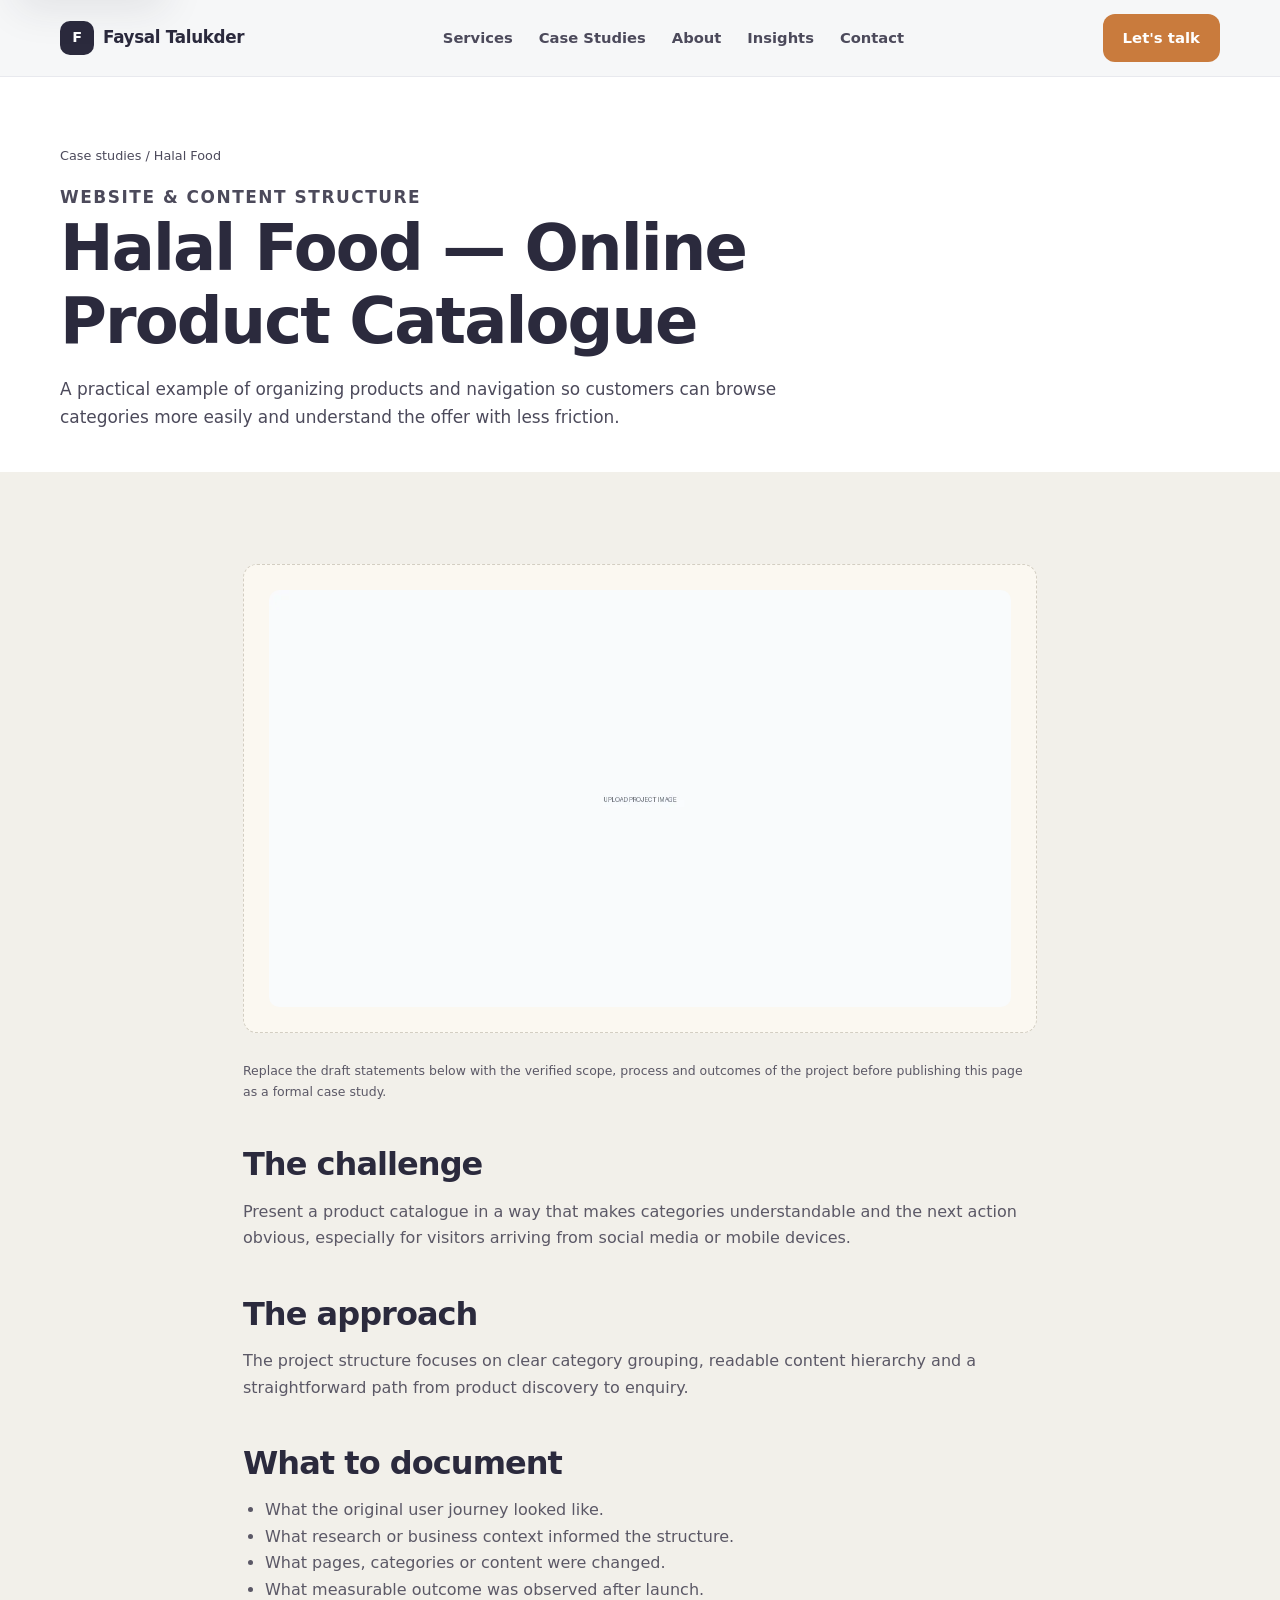
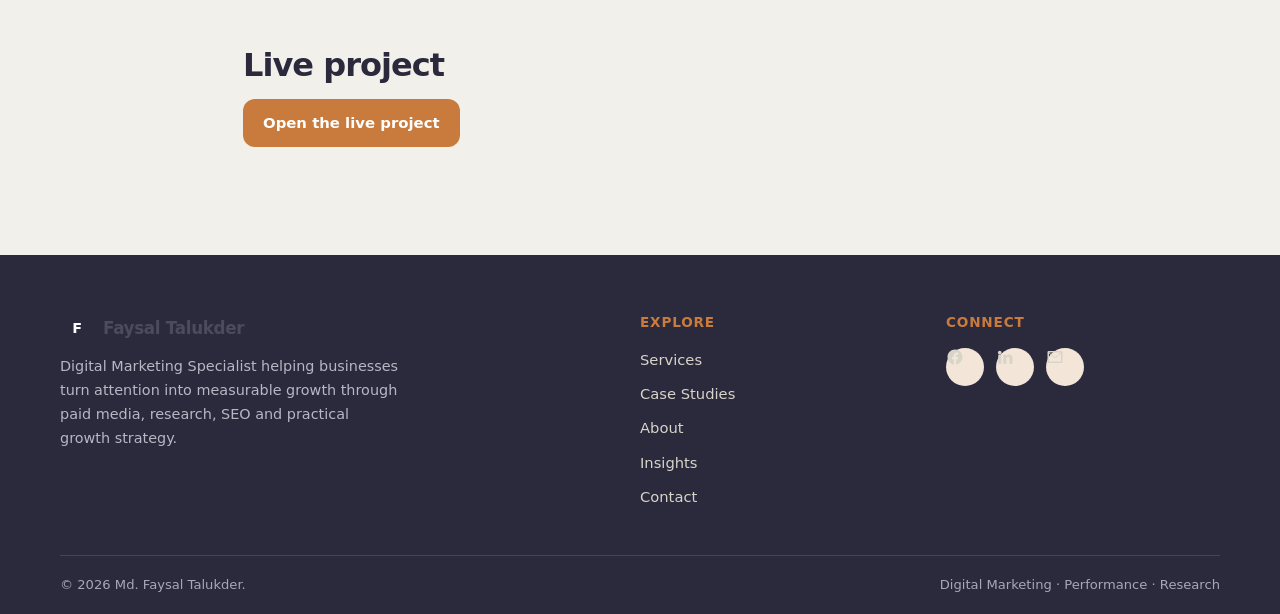
<file: case-studies/halal-food.html>
<!doctype html>
<html lang="en">
<head>
<meta charset="utf-8">
<meta name="viewport" content="width=device-width, initial-scale=1">
<meta name="description" content="A digital project case study by Md. Faysal Talukder covering website structure, content organization and user experience.">
<meta name="robots" content="index,follow">
<meta property="og:type" content="website">
<meta property="og:title" content="Halal Food Case Study | Md. Faysal Talukder">
<meta property="og:description" content="A digital project case study by Md. Faysal Talukder covering website structure, content organization and user experience.">
<meta property="og:image" content="assets/images/personal/social-share-placeholder.svg">
<meta name="twitter:card" content="summary_large_image">
<link rel="canonical" href="https://YOUR-DOMAIN.com/case-studies/halal-food.html">
<title>Halal Food Case Study | Md. Faysal Talukder</title>
<link rel="stylesheet" href="../style.css">

<style>.accent-eyebrow{color:var(--brand)!important}</style>
</head>
<body>
<a class="skip-link" href="#main-content">Skip to content</a>

<header class="site-header">
  <div class="container header-inner">
    <a class="brand" href="../index.html" aria-label="Md. Faysal Talukder home"><span class="brand-mark">F</span><span>Faysal Talukder</span></a>
    <nav class="nav" aria-label="Primary navigation">
      <a href="../index.html#services">Services</a>
      <a href="../index.html#work">Case Studies</a>
      <a href="../index.html#about">About</a>
      <a href="../blog/index.html">Insights</a>
      <a href="../index.html#contact">Contact</a>
    </nav>
    <div class="header-actions"><a class="btn btn-primary desktop-cta" href="https://wa.me/8801842031164" target="_blank" rel="noopener noreferrer">Let's talk</a><button class="menu-button" type="button" aria-expanded="false" aria-controls="mobile-nav" data-menu-button aria-label="Open navigation menu"></button></div>
  </div>
  <nav id="mobile-nav" class="mobile-nav" aria-label="Mobile navigation" data-mobile-nav>
    <a href="../index.html#services">Services</a><a href="../index.html#work">Case Studies</a><a href="../index.html#about">About</a><a href="../blog/index.html">Insights</a><a href="../index.html#contact">Contact</a>
  </nav>
</header>

<main id="main-content">
<section class="page-hero"><div class="container"><div class="breadcrumbs"><a href="../index.html#work">Case studies</a> / Halal Food</div><p class="eyebrow">Website &amp; Content Structure</p><h1>Halal Food — Online Product Catalogue</h1><p>A practical example of organizing products and navigation so customers can browse categories more easily and understand the offer with less friction.</p></div></section>
<section class="section"><div class="container prose">
  <div class="image-slot" style="min-height:420px;margin-bottom:28px"><img src="../assets/images/projects/halal-food.webp" alt="Halal Food project screenshot" onerror="this.onerror=null;this.src='../assets/images/projects/project-image-placeholder.svg'"></div>
  <p class="small-note">Replace the draft statements below with the verified scope, process and outcomes of the project before publishing this page as a formal case study.</p>
  <h2>The challenge</h2><p>Present a product catalogue in a way that makes categories understandable and the next action obvious, especially for visitors arriving from social media or mobile devices.</p>
  <h2>The approach</h2><p>The project structure focuses on clear category grouping, readable content hierarchy and a straightforward path from product discovery to enquiry.</p>
  <h2>What to document</h2><ul><li>What the original user journey looked like.</li><li>What research or business context informed the structure.</li><li>What pages, categories or content were changed.</li><li>What measurable outcome was observed after launch.</li></ul>
  <h2>Live project</h2><p><a class="btn btn-primary" href="https://faysaltalukder36-arch.github.io/halal-food/" target="_blank" rel="noopener noreferrer">Open the live project</a></p>
</div></section>
</main>

<footer class="footer">
  <div class="container footer-inner">
    <div class="footer-col footer-brand">
      <div class="brand"><span class="brand-mark">F</span><span>Faysal Talukder</span></div>
      <p>Digital Marketing Specialist helping businesses turn attention into measurable growth through paid media, research, SEO and practical growth strategy.</p>
    </div>
    <div class="footer-col">
      <h4>Explore</h4>
      <a href="../index.html#services">Services</a>
      <a href="../index.html#work">Case Studies</a>
      <a href="../index.html#about">About</a>
      <a href="../blog/index.html">Insights</a>
      <a href="../index.html#contact">Contact</a>
    </div>
    <div class="footer-col">
      <h4>Connect</h4>
      <div class="footer-social">
        <a href="https://www.facebook.com/faysaldigital.me/directory_links" target="_blank" rel="noopener noreferrer" aria-label="Facebook"><svg viewBox="0 0 24 24" aria-hidden="true"><path fill="currentColor" d="M22 12.06C22 6.5 17.52 2 12 2S2 6.5 2 12.06c0 5.02 3.66 9.19 8.44 9.94v-7.03H7.9v-2.91h2.54V9.85c0-2.5 1.49-3.89 3.77-3.89 1.09 0 2.23.2 2.23.2v2.46h-1.26c-1.24 0-1.63.77-1.63 1.56v1.88h2.78l-.44 2.91h-2.34V22c4.78-.75 8.44-4.92 8.44-9.94z"/></svg></a>
        <a href="https://www.linkedin.com/in/faysaldigital/" target="_blank" rel="noopener noreferrer" aria-label="LinkedIn"><svg viewBox="0 0 24 24" aria-hidden="true"><path fill="currentColor" d="M4.98 3.5a2.5 2.5 0 1 1 0 5.001 2.5 2.5 0 0 1 0-5.001zM3 9h4v12H3V9zm7 0h3.6v1.6h.05c.5-.95 1.75-1.95 3.6-1.95 3.85 0 4.75 2.4 4.75 5.55V21h-4v-6c0-1.45-.03-3.3-2-3.3-2 0-2.3 1.55-2.3 3.2V21h-4V9z"/></svg></a>
        <a href="mailto:faysal.talukder36@gmail.com" aria-label="Email"><svg viewBox="0 0 24 24" aria-hidden="true"><path fill="currentColor" d="M2 5.5A1.5 1.5 0 0 1 3.5 4h17A1.5 1.5 0 0 1 22 5.5v13a1.5 1.5 0 0 1-1.5 1.5h-17A1.5 1.5 0 0 1 2 18.5v-13zm2.2.5 7.8 6.2 7.8-6.2H4.2zM20 7.3l-7.4 5.9a1 1 0 0 1-1.2 0L4 7.3V18h16V7.3z"/></svg></a>
      </div>
    </div>
  </div>
  <div class="container footer-bottom"><span>© <span data-year>2026</span> Md. Faysal Talukder.</span><span class="footer-muted">Digital Marketing · Performance · Research</span></div>
</footer>
<script src="../script.js" defer></script>

</body>
</html>
</file>
<file: style.css>
:root{
  --bg:#f2f0ea;
  --surface:#fffdf8;
  --ink:#2b2a3d;
  --muted:#4c4a5b;
  --line:#d8d4c9;
  --brand:#c97b3d;
  --brand-dark:#a8632e;
  --soft:#f3e6d8;
  --success:#16845b;
  --radius:18px;
  --shadow:0 16px 42px rgba(43,42,61,.10);
  --max:1160px;
  --font:Inter,ui-sans-serif,system-ui,-apple-system,BlinkMacSystemFont,"Segoe UI",sans-serif;
}
*{box-sizing:border-box}
html{scroll-behavior:smooth}
body{margin:0;background:var(--bg);color:var(--ink);font-family:var(--font);line-height:1.65;-webkit-font-smoothing:antialiased}
img{display:block;max-width:100%;height:auto}
a{color:inherit;text-decoration:none}
button,input,select,textarea{font:inherit}
button,a,input,select,textarea{ -webkit-tap-highlight-color:transparent }
:focus-visible{outline:3px solid rgba(23,105,255,.35);outline-offset:3px}
.container{width:min(calc(100% - 40px),var(--max));margin-inline:auto}
.skip-link{position:fixed;left:16px;top:16px;z-index:2000;background:#fff;color:var(--ink);padding:10px 14px;border-radius:10px;transform:translateY(-150%);box-shadow:var(--shadow)}
.skip-link:focus{transform:none}
.site-header{position:sticky;top:0;z-index:1000;background:rgba(247,248,250,.9);backdrop-filter:blur(14px);border-bottom:1px solid rgba(229,231,235,.8)}
.header-inner{min-height:76px;display:flex;align-items:center;justify-content:space-between;gap:20px}
.brand{display:inline-flex;align-items:center;gap:9px;font-weight:800;letter-spacing:-.02em;font-size:1.05rem}
.brand-mark{width:34px;height:34px;display:grid;place-items:center;border-radius:10px;background:var(--ink);color:#fff;font-size:.9rem}
.nav{display:flex;align-items:center;gap:26px}
.nav a{font-size:.92rem;font-weight:650;color:#4c4a5b}
.nav a:hover{color:var(--brand)}
.header-actions{display:flex;align-items:center;gap:10px}
.btn{display:inline-flex;align-items:center;justify-content:center;min-height:48px;padding:0 19px;border-radius:12px;font-weight:750;font-size:.93rem;border:1px solid transparent;transition:transform .18s ease,background .18s ease,border-color .18s ease,color .18s ease}
.btn:hover{transform:translateY(-1px)}
.btn-primary{background:var(--brand);color:#fff}
.btn-primary:hover{background:var(--brand-dark)}
.btn-secondary{background:#fff;border-color:var(--line);color:var(--ink)}
.btn-secondary:hover{border-color:#d8d4c9;background:#fbf8f1}
.btn-text{padding-inline:8px;background:transparent;color:#4c4a5b}
.menu-button{display:none;border:1px solid var(--line);background:#fff;border-radius:12px;width:46px;height:46px;cursor:pointer}
.menu-button span,.menu-button::before,.menu-button::after{content:"";display:block;width:19px;height:2px;background:var(--ink);margin:4px auto;border-radius:2px}
.hero{padding:84px 0 70px;background:linear-gradient(180deg,#ffffff 0%,#f7f8fa 78%)}
.hero-grid{display:grid;grid-template-columns:1.08fr .92fr;gap:64px;align-items:center}
.eyebrow{margin:0 0 16px;color:var(--brand);font-weight:800;font-size:.82rem;letter-spacing:.09em;text-transform:uppercase}
h1,h2,h3{margin:0;line-height:1.14;letter-spacing:-.03em}
h1{font-size:clamp(2.65rem,6vw,5rem);max-width:12ch}
.hero-lead{font-size:1.08rem;color:var(--muted);max-width:62ch;margin:24px 0 0}
.hero-actions{display:flex;flex-wrap:wrap;gap:12px;margin-top:30px}
.proof-row{display:grid;grid-template-columns:repeat(3,1fr);gap:12px;margin-top:34px}
.proof{background:#fff;border:1px solid var(--line);border-radius:14px;padding:15px 16px}
.proof strong{display:block;font-size:1rem}
.proof span{display:block;margin-top:3px;color:var(--muted);font-size:.8rem}
.hero-visual{display:flex;justify-content:center}
.profile-shell{width:min(380px,100%);aspect-ratio:1/1;border-radius:20px;box-shadow:var(--shadow);position:relative;overflow:hidden}
.profile-placeholder{width:100%;height:100%;background:var(--soft);display:grid;place-items:center;overflow:hidden}
.profile-placeholder img{width:100%;height:100%;object-fit:cover}
.profile-placeholder div{width:76%;text-align:center;color:var(--muted);font-weight:700}
.profile-placeholder span{display:block;font-size:.82rem;font-weight:600;margin-top:8px}
.section{padding:92px 0}
.section-alt{background:#fff}
.section-heading{display:flex;justify-content:space-between;align-items:end;gap:30px;margin-bottom:40px}
.section-heading h2{font-size:clamp(2rem,4vw,3rem)}
.section-heading p{margin:0;color:var(--muted);max-width:58ch}
.grid-2{display:grid;grid-template-columns:1fr 1fr;gap:22px}
.grid-3{display:grid;grid-template-columns:repeat(3,1fr);gap:18px}
.card{background:#fff;border:1px solid var(--line);border-radius:18px;padding:26px;box-shadow:0 4px 18px rgba(17,24,39,.03)}
.card h3{font-size:1.15rem;margin-bottom:10px}
.card p{margin:0;color:var(--muted)}
.service-card{position:relative;overflow:hidden}
.service-card::before{content:"";position:absolute;left:0;top:0;width:4px;height:100%;background:var(--brand)}
.service-meta{display:flex;align-items:center;justify-content:space-between;gap:12px;margin-bottom:18px;color:#5b5866}
.service-number{width:34px;height:34px;border-radius:10px;background:var(--soft);color:var(--brand);display:grid;place-items:center;font-weight:800}
.feature-list{display:grid;gap:9px;margin:18px 0 0;padding:0;list-style:none}
.feature-list li{font-size:.91rem;color:#5b5866}
.feature-list li::before{content:"✓";color:var(--success);font-weight:900;margin-right:9px}
.case-card{display:grid;grid-template-columns:1fr 1fr;gap:0;padding:0;overflow:hidden}
.case-media{min-height:330px;background:#eee9df;display:grid;place-items:center;padding:26px}
.image-slot{width:100%;height:100%;min-height:278px;overflow:hidden;border:1px dashed #d3cec2;border-radius:14px;background:#fbf8f1;display:grid;place-items:center;text-align:center;color:var(--muted);padding:25px}
.image-slot img{width:100%;height:100%;object-fit:cover;border-radius:10px}.case-copy{padding:34px}
.badge{display:inline-flex;padding:7px 10px;border-radius:999px;background:var(--soft);color:var(--brand-dark);font-size:.75rem;font-weight:800}
.metrics{display:grid;grid-template-columns:repeat(3,1fr);gap:10px;margin:22px 0}
.metric{padding:14px;border:1px solid var(--line);border-radius:12px;background:#fff}
.metric strong{display:block;font-size:1.1rem}
.metric span{font-size:.75rem;color:var(--muted)}
.process{counter-reset:step}
.process-card{display:flex;gap:17px}
.process-card::before{counter-increment:step;content:counter(step);flex:none;width:40px;height:40px;border-radius:12px;background:var(--ink);color:#fff;display:grid;place-items:center;font-weight:800}
.about-panel{display:grid;grid-template-columns:1.1fr .9fr;gap:28px;align-items:stretch}
.about-copy{background:var(--ink);color:#fff;border-radius:20px;padding:38px}
.about-copy p{color:#d0d5dd}
.about-copy h2{font-size:2.1rem}
.about-side{display:grid;gap:14px}
.info-item{padding:20px;border:1px solid var(--line);background:#fff;border-radius:16px}
.info-item strong{display:block;margin-bottom:4px}
.info-item span{color:var(--muted);font-size:.9rem}
.blog-card{display:flex;flex-direction:column;gap:16px}
.blog-media{aspect-ratio:16/9}
.blog-card .image-slot{min-height:0;height:100%}
.blog-meta{display:flex;gap:10px;align-items:center;color:var(--muted);font-size:.78rem;font-weight:700}
.blog-card h3{font-size:1.2rem}
.blog-card p{font-size:.91rem}
.cta{background:var(--ink);color:#fff;border-radius:24px;padding:46px}
.cta-inner{display:flex;align-items:center;justify-content:space-between;gap:30px}
.cta p{color:#d8d4c9;margin:10px 0 0;max-width:60ch}
.contact-grid{display:grid;grid-template-columns:.9fr 1.1fr;gap:24px}
.contact-panel{background:#fff;border:1px solid var(--line);border-radius:18px;padding:28px}
.contact-links{display:grid;gap:11px;margin-top:20px}
.contact-link{display:flex;align-items:center;justify-content:space-between;gap:15px;padding:16px;border:1px solid var(--line);border-radius:14px;background:#fff}
.contact-link span{color:var(--muted);font-size:.83rem}
.contact-link strong{font-size:.92rem;overflow-wrap:anywhere}
.form{display:grid;gap:16px}
.field label{display:block;font-size:.84rem;font-weight:750;margin-bottom:7px}
.field input,.field select,.field textarea{width:100%;border:1px solid #d8d4c9;background:#fff;color:var(--ink);border-radius:12px;padding:13px 14px}
.field textarea{min-height:140px;resize:vertical}
.form-note{margin:0;color:var(--muted);font-size:.78rem}
.footer{padding:30px 0;border-top:1px solid var(--line);background:#fff}
.footer-inner{display:flex;justify-content:space-between;gap:20px;align-items:center;color:var(--muted);font-size:.83rem}
.footer-links{display:flex;gap:16px;flex-wrap:wrap}
.page-hero{padding:68px 0 40px;background:#fff}
.page-hero h1{max-width:20ch;font-size:clamp(2.4rem,5vw,4rem)}
.page-hero p{max-width:68ch;color:var(--muted);font-size:1.06rem;margin:18px 0 0}
.prose{max-width:78ch}
.prose h2{font-size:2rem;margin:44px 0 15px}
.prose h3{font-size:1.25rem;margin:28px 0 10px}
.prose p,.prose li{color:#5b5866}
.prose ul{padding-left:22px}
.post-grid{display:grid;grid-template-columns:1fr 1fr;gap:20px}
.breadcrumbs{font-size:.8rem;color:var(--muted);margin-bottom:15px}
.mobile-nav{display:none}
.small-note{font-size:.78rem;color:var(--muted)}
@media (max-width: 980px){
  .nav,.header-actions .desktop-cta{display:none}
  .menu-button{display:block}
  .mobile-nav{position:absolute;left:0;right:0;top:76px;background:#fff;border-bottom:1px solid var(--line);padding:10px 20px 18px}
  .mobile-nav.open{display:grid}
  .mobile-nav a{padding:13px 0;font-weight:700;border-bottom:1px solid #eeeae2}
  .hero-grid,.about-panel,.contact-grid{grid-template-columns:1fr}
  .hero-visual{order:-1;justify-content:flex-start}
  .profile-shell{width:min(340px,100%)}
  .case-card{grid-template-columns:1fr}
  .case-media{min-height:260px}
  .grid-3{grid-template-columns:1fr 1fr}
  .post-grid{grid-template-columns:1fr 1fr}
}
@media (max-width: 680px){
  .container{width:min(calc(100% - 28px),var(--max))}
  .hero{padding:55px 0 48px}
  .section{padding:70px 0}
  .proof-row,.grid-2,.grid-3,.metrics,.post-grid{grid-template-columns:1fr}
  .section-heading{display:block}
  .section-heading p{margin-top:10px}
  .hero-actions{display:grid;grid-template-columns:1fr}
  .hero-actions .btn{width:100%}
  .hero-visual{margin-bottom:12px}
  .cta{padding:30px 24px}
  .cta-inner{display:block}
  .cta .btn{margin-top:22px;width:100%}
  .contact-link{align-items:flex-start;flex-direction:column}
  .footer-inner{align-items:flex-start;flex-direction:column}
}
@media (prefers-reduced-motion:reduce){
  html{scroll-behavior:auto}
  *,*::before,*::after{transition:none!important}
}

/* Premium warm palette, social icons and footer */
.contact-icon{width:18px;height:18px;display:inline-block;vertical-align:-4px;margin-right:7px;color:var(--brand)}
.footer-social{display:flex;gap:12px;align-items:center}
.footer-social a{width:38px;height:38px;display:inline-flex;align-items:center;justify-content:center;border-radius:50%;background:var(--soft);color:var(--brand);transition:background .18s ease,color .18s ease,transform .18s ease}
.footer-social a:hover{background:var(--brand);color:#fff;transform:translateY(-2px)}
.footer-social svg{width:18px;height:18px}
.footer{background:var(--ink);color:#fff;padding:56px 0 0;border-top:0}
.footer-inner{display:grid;grid-template-columns:2fr 1fr 1fr;gap:32px;padding-bottom:36px;align-items:start}
.footer-col h4{font-size:.85rem;text-transform:uppercase;letter-spacing:.06em;color:var(--brand);margin:0 0 14px}
.footer-col a{display:block;color:#d8d4c9;margin-bottom:10px;font-size:.92rem}
.footer-col a:hover{color:#fff}
.footer-brand p{color:#b9b6c4;font-size:.9rem;margin-top:10px;max-width:340px}
.footer-bottom{border-top:1px solid rgba(255,255,255,.12);padding:18px 0;font-size:.82rem;color:#a9a6b6;display:flex;justify-content:space-between;gap:15px;flex-wrap:wrap}
.footer-muted{color:#a9a6b6}
.contact-link span{display:inline-flex;align-items:center;color:var(--muted);font-size:.83rem}
.btn:focus-visible,.nav a:focus-visible,.mobile-nav a:focus-visible,.footer-social a:focus-visible,.contact-link:focus-visible,.field input:focus-visible,.field textarea:focus-visible{outline:3px solid rgba(201,123,61,.35);outline-offset:3px}
@media (max-width:720px){.footer-inner{grid-template-columns:1fr;gap:24px}.footer-bottom{display:block}.footer-bottom > *{display:block;margin-bottom:7px}.footer-social{margin-top:8px}}
</file>
